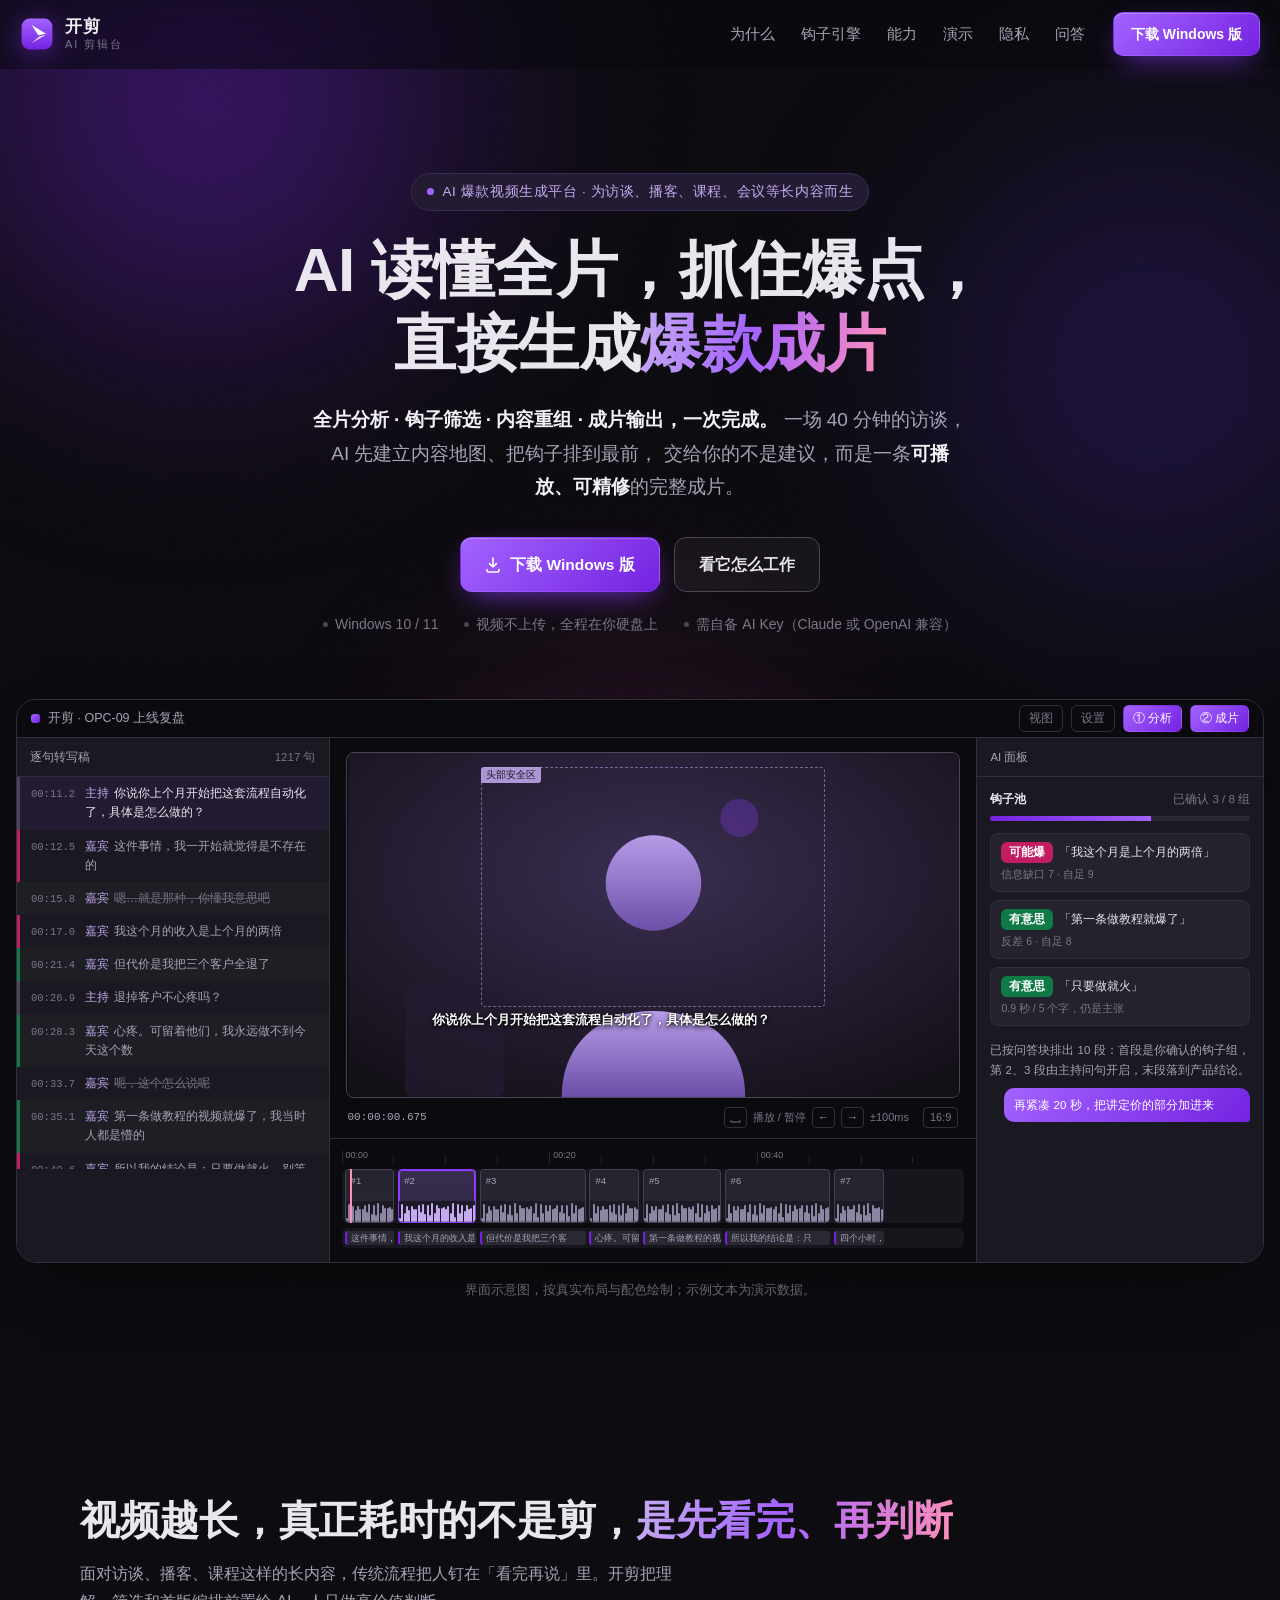
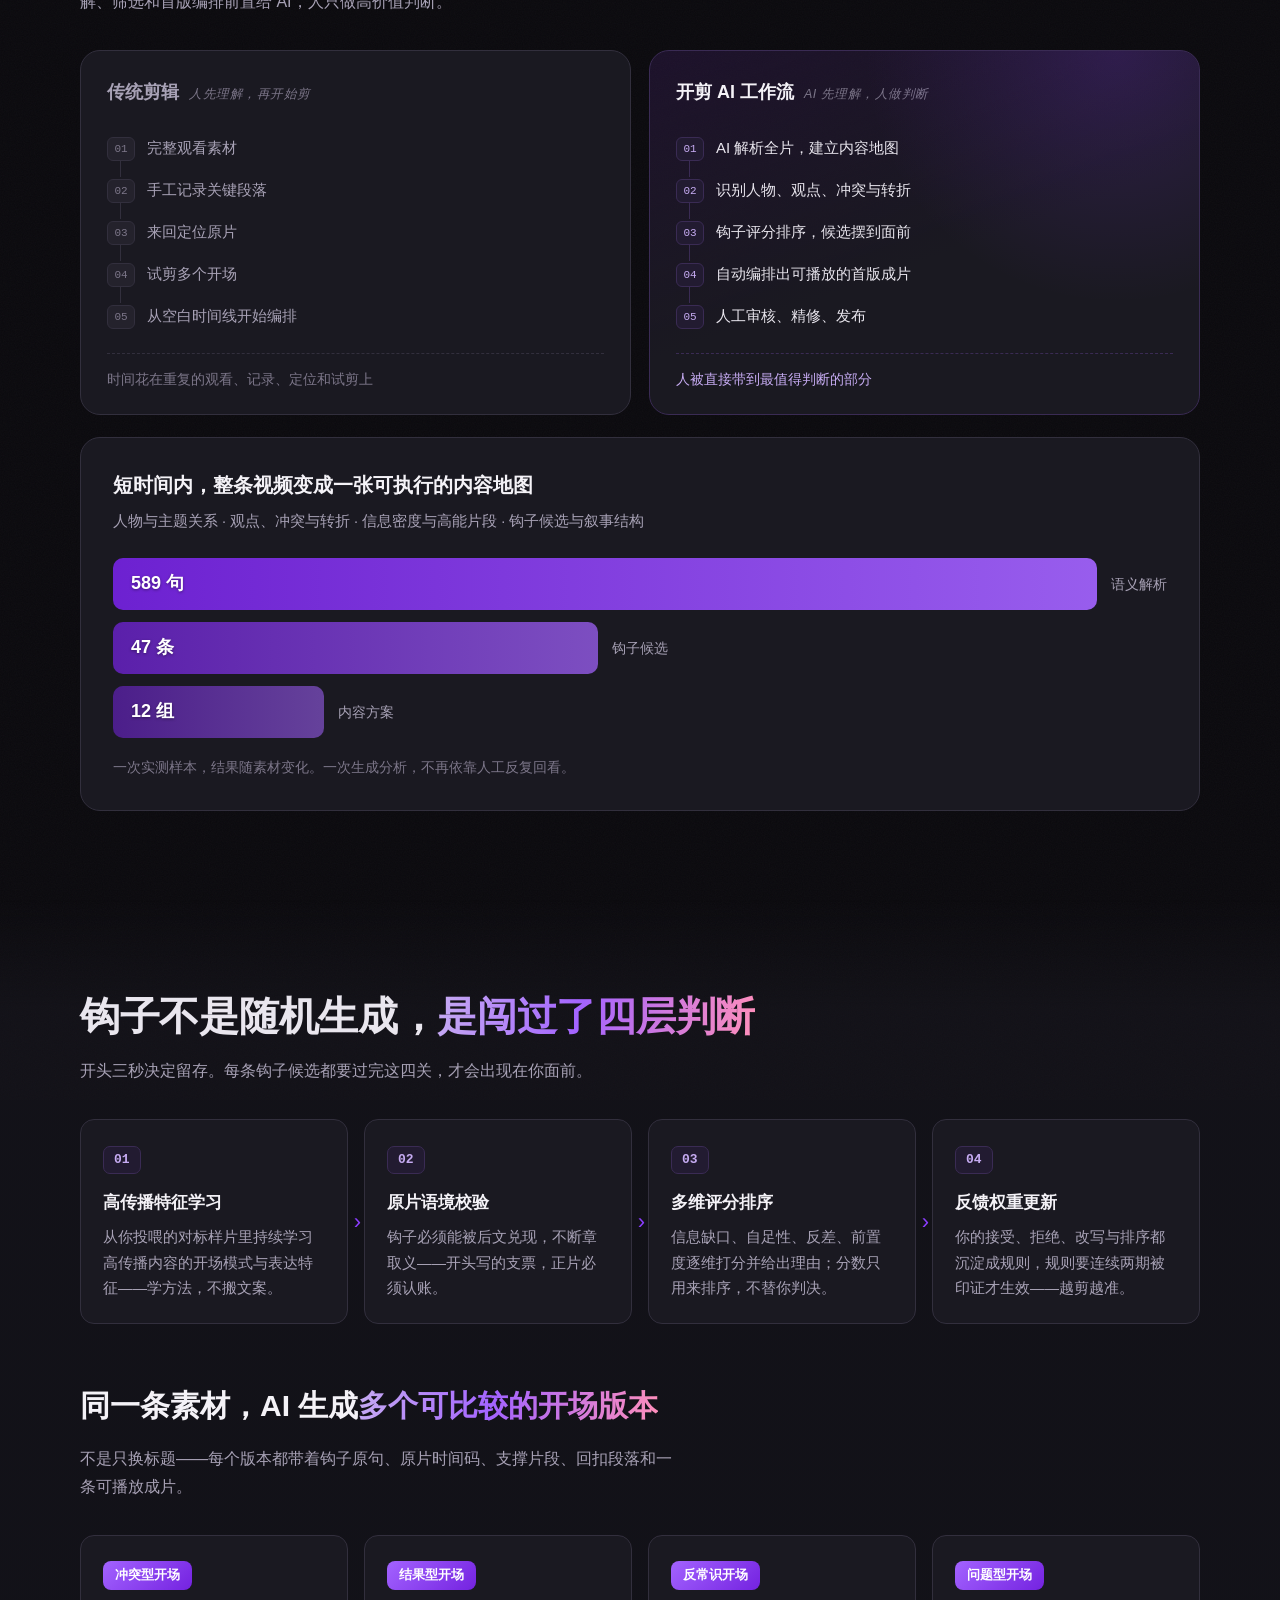
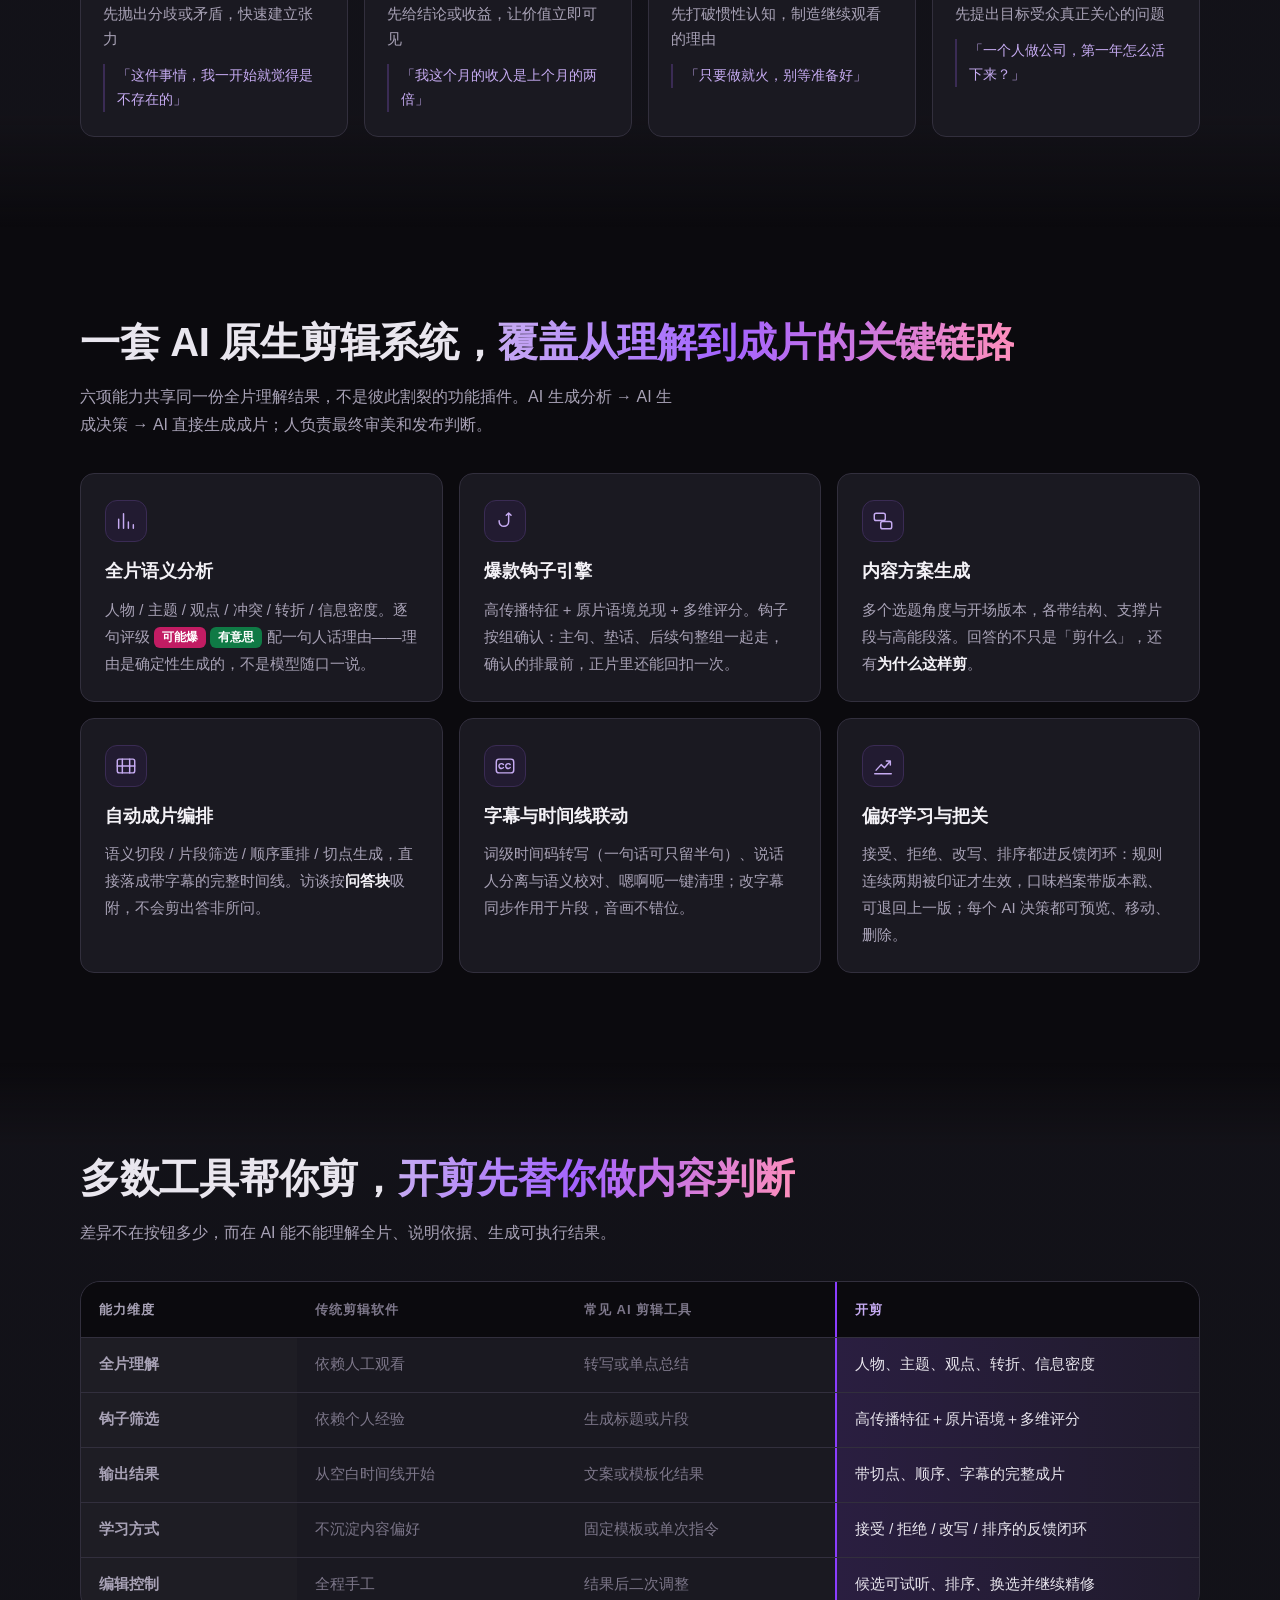
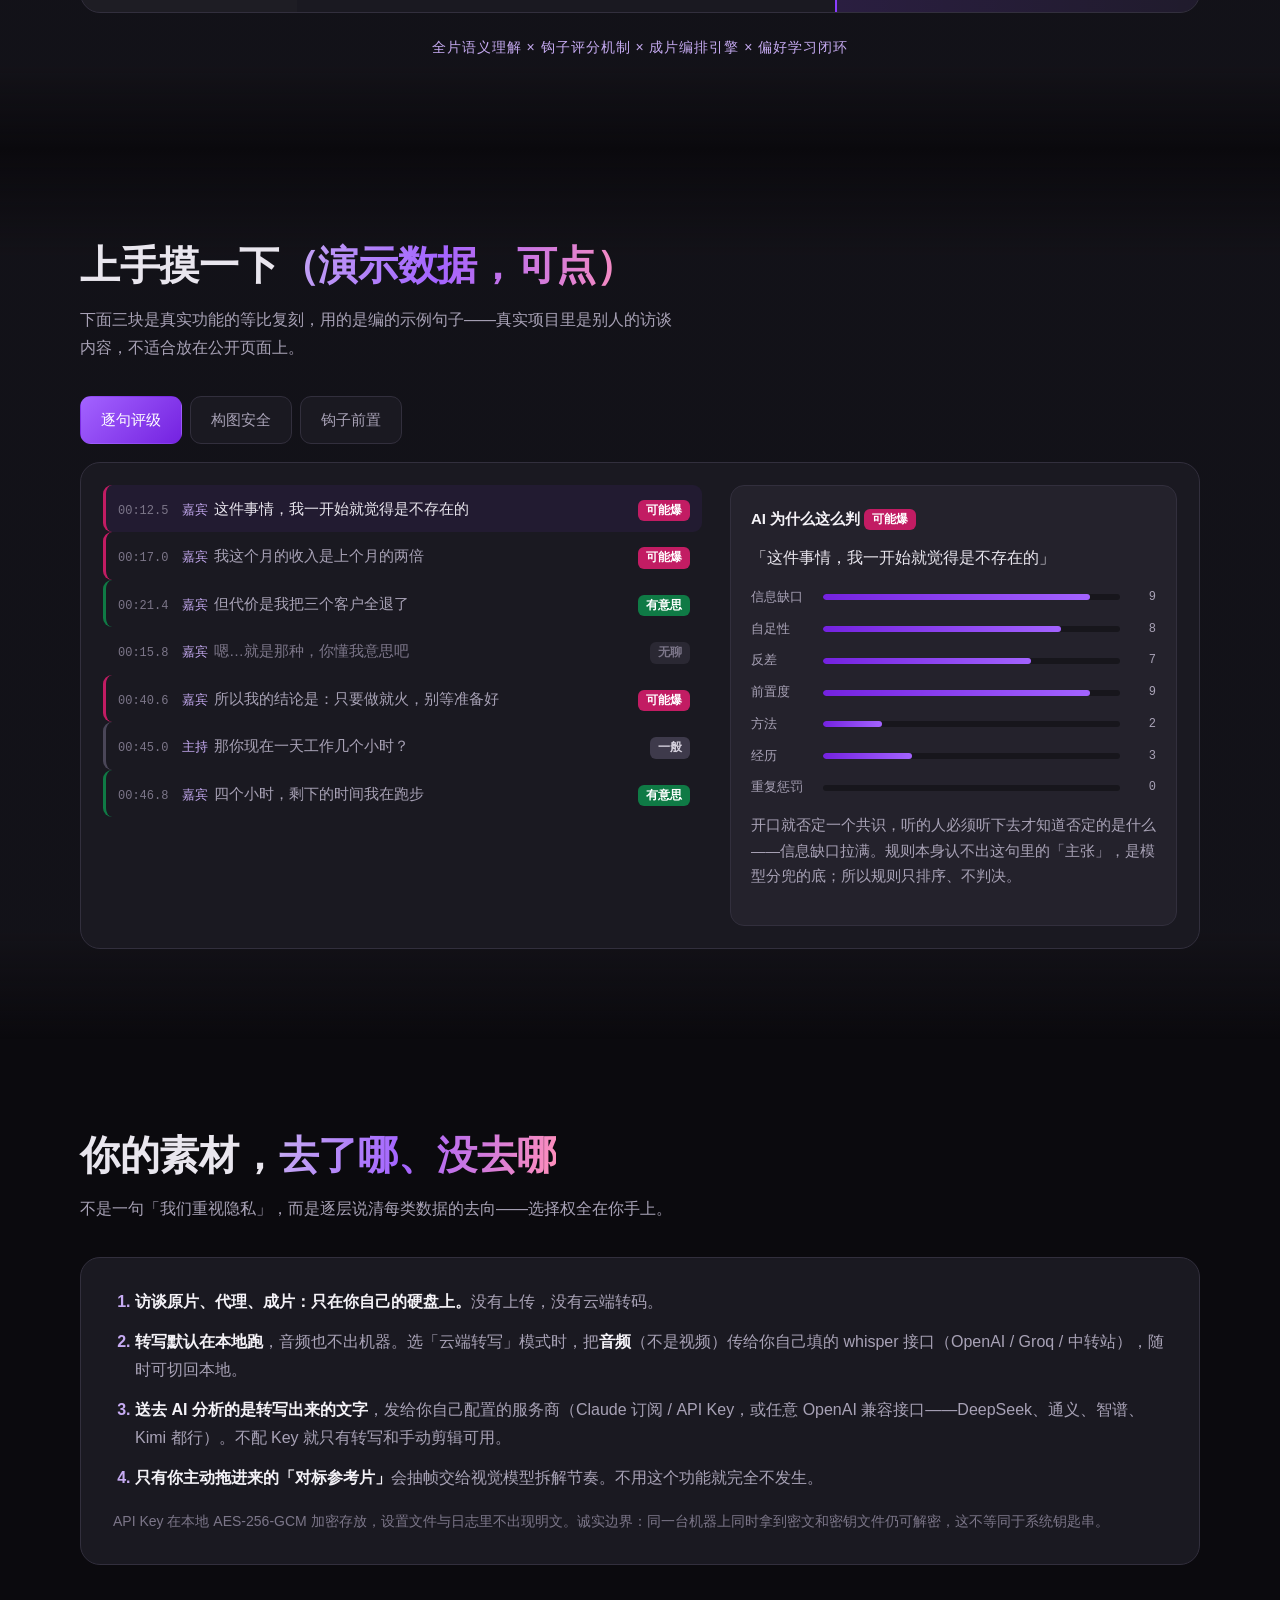
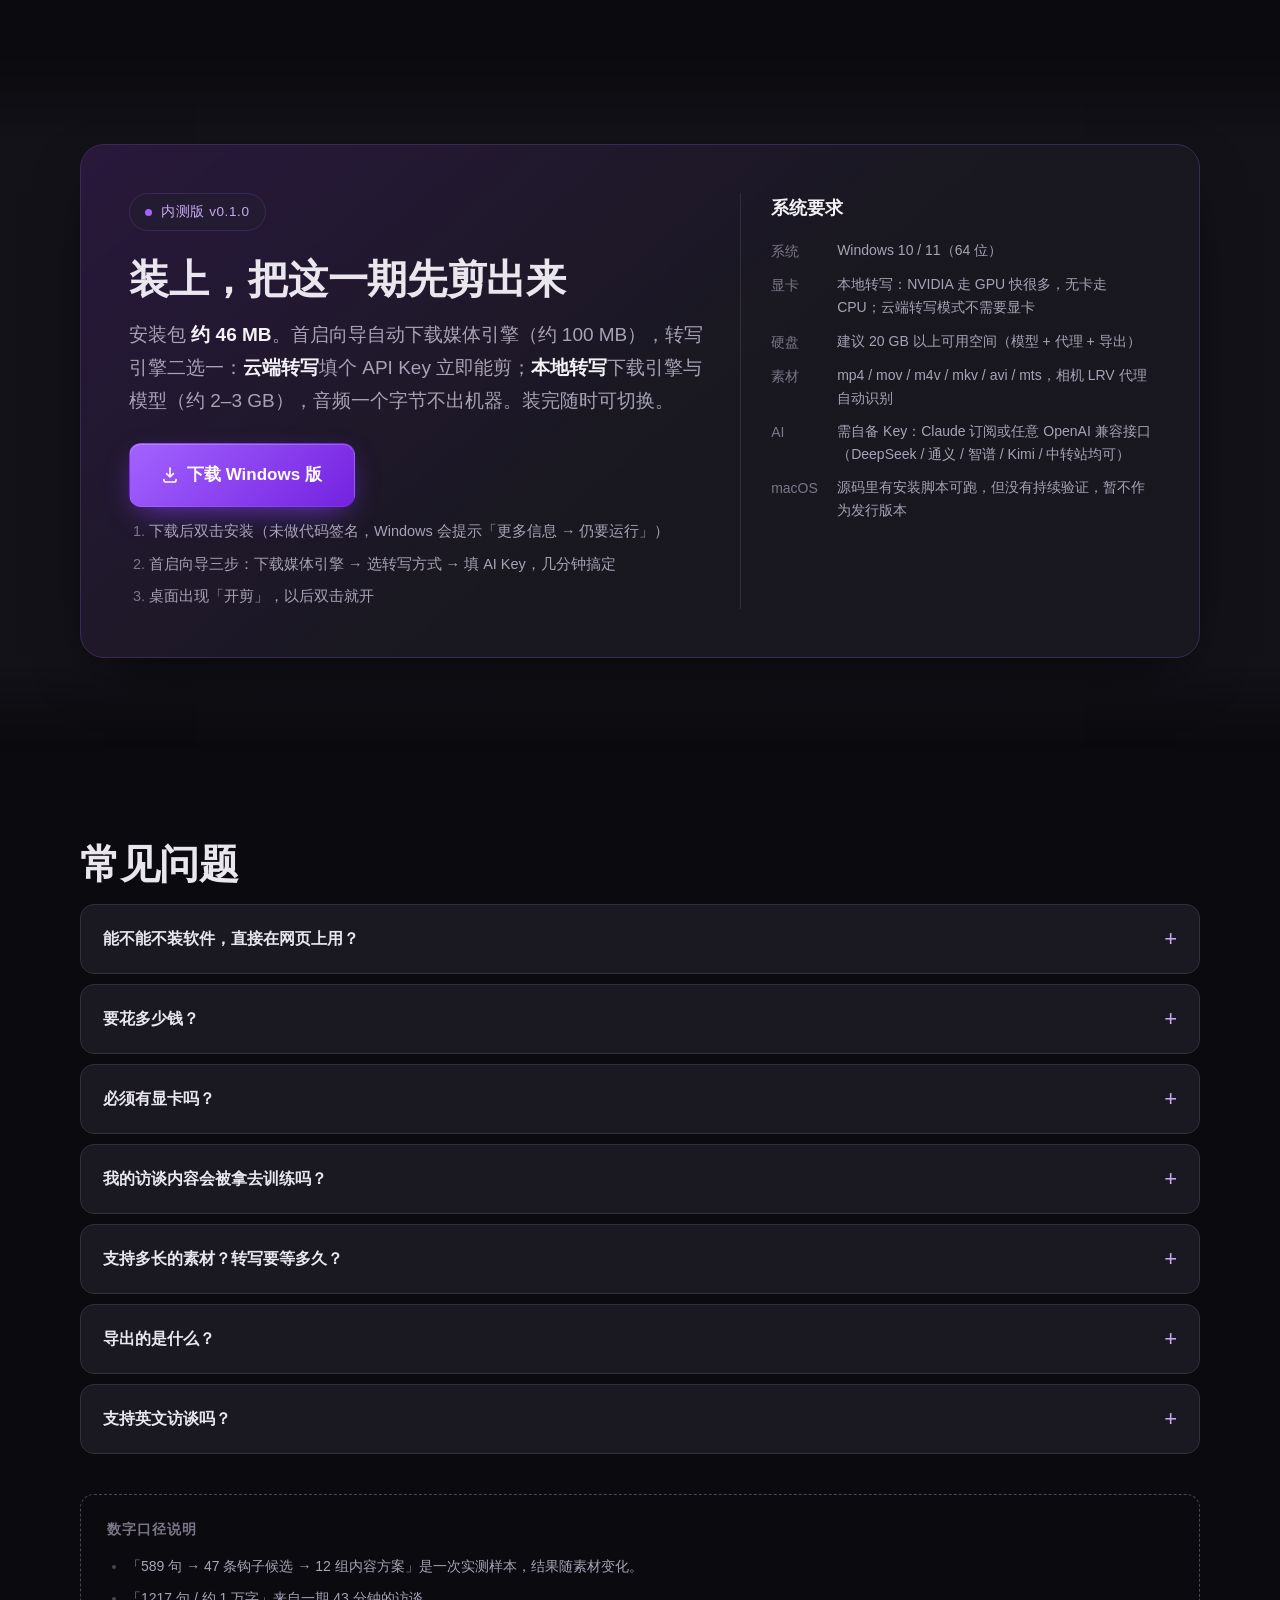
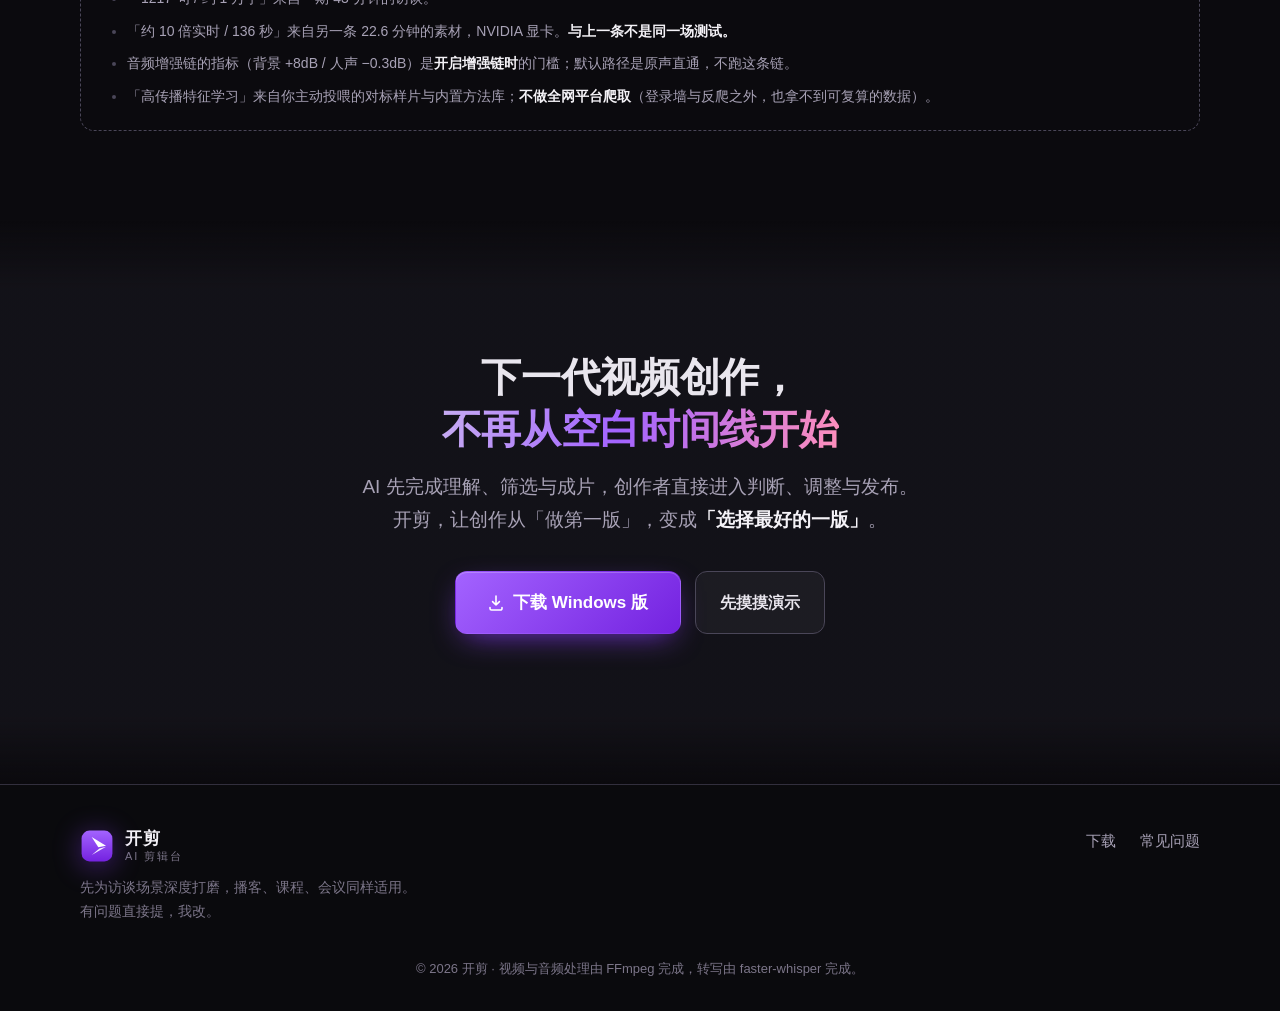
<file: index.html>
<!doctype html>
<html lang="zh-CN">
<head>
<meta charset="utf-8">
<meta name="viewport" content="width=device-width, initial-scale=1, viewport-fit=cover">
<title>开剪 · AI 读懂全片，直接生成爆款成片</title>
<meta name="description" content="AI 爆款视频生成平台：全片分析、钩子筛选、内容重组、成片输出，一次完成。为访谈、播客、课程等长内容而生——AI 先理解视频，人只做高价值判断。">
<meta name="theme-color" content="#0F0E13">
<!-- 正式域名 2026-08-21 购入。GH Pages 备份地址上的这条 canonical 也指向它，
     避免 yzlee.github.io 被搜索引擎当成正主收录 -->
<link rel="canonical" href="https://interviewcut.com/">
<link rel="icon" href="./assets/app-icon.png" type="image/png">
<link rel="apple-touch-icon" href="./assets/app-icon.png">

<meta property="og:type" content="website">
<meta property="og:title" content="开剪 · AI 读懂全片，直接生成爆款成片">
<meta property="og:description" content="全片分析 · 钩子筛选 · 内容重组 · 成片输出，一次完成。不是聊天框里的建议，而是可复核、可编辑、可继续精修的成片。">
<!-- OG 抓取器不解析相对路径，必须绝对地址 -->
<meta property="og:image" content="https://interviewcut.com/assets/og.png">
<meta property="og:url" content="https://interviewcut.com/">
<meta property="og:locale" content="zh_CN">
<meta name="twitter:card" content="summary_large_image">

<link rel="preconnect" href="https://github.com">
<link rel="stylesheet" href="./styles.css">
<!-- 发布配置单独一个文件：CSP 里就不用给 script 开 'unsafe-inline'，改链接也不用动 HTML -->
<script src="./config.js"></script>
</head>
<body>
<svg class="sprite" aria-hidden="true" focusable="false"><defs>
<g id="i-mic"><rect x="9" y="2.5" width="6" height="11" rx="3"/><path d="M5 11a7 7 0 0 0 14 0M12 18v3.5M8.5 21.5h7"/></g>
<g id="i-rate"><path d="M4 20V10M9.3 20V4M14.6 20v-7M20 20v-4"/></g>
<g id="i-hook"><path d="M16 3.2v9.4a5.2 5.2 0 1 1-10.4 0v-.8M16 3.2 13.4 5.8M16 3.2l2.6 2.6"/></g>
<g id="i-block"><rect x="2.5" y="3.5" width="12" height="8" rx="2"/><rect x="9.5" y="12.5" width="12" height="8" rx="2"/></g>
<g id="i-scissors"><circle cx="6" cy="18" r="2.6"/><circle cx="6" cy="6" r="2.6"/><path d="M8.2 7.6 20 18.5M8.2 16.4 20 5.5"/></g>
<g id="i-face"><rect x="2.5" y="3.5" width="19" height="17" rx="2.5"/><circle cx="12" cy="10" r="2.8"/><path d="M7 19.5c0-3 2.2-4.9 5-4.9s5 1.9 5 4.9"/></g>
<g id="i-film"><rect x="2.5" y="4.5" width="19" height="15" rx="2"/><path d="M8 4.5v15M16 4.5v15M2.5 12h19"/></g>
<g id="i-cc"><rect x="2.5" y="4.5" width="19" height="15" rx="3"/><path d="M10.2 10.4a2.7 2.7 0 1 0 0 3.4M17.6 10.4a2.7 2.7 0 1 0 0 3.4"/></g>
<g id="i-trend"><path d="M3 20.5h18"/><path d="m4.5 16.5 5.5-6 3.6 3.4L20 6.5M15.6 6.5H20V11"/></g>
<g id="i-doc"><path d="M13.5 2.5H7a2 2 0 0 0-2 2v15a2 2 0 0 0 2 2h10a2 2 0 0 0 2-2V8z"/><path d="M13.5 2.5V8H19M8.5 13h7M8.5 17h5"/></g>
<g id="i-people"><circle cx="8.5" cy="8" r="3"/><path d="M2.8 19.4c0-3.5 2.5-5.6 5.7-5.6s5.7 2.1 5.7 5.6"/><path d="M16.2 5.6a3 3 0 0 1 0 5.4M17.6 14.1c2.3.5 3.6 2.4 3.6 5.3"/></g>
<g id="i-clap"><path d="M2.5 9.5h19v10a2 2 0 0 1-2 2h-15a2 2 0 0 1-2-2z"/><path d="m3.1 9.5.9-3.9 17.1 2.1-.5 3.6"/><path d="m8.4 6.2 1.5 3.3M14.2 7.1l1.5 3.3"/></g>
</defs></svg>
<div class="grain" aria-hidden="true"></div>
<div class="aurora" aria-hidden="true"><i></i><i></i><i></i></div>

<a class="skip" href="#main">跳到正文</a>

<header class="nav" id="nav">
  <div class="nav-in">
    <a class="brand" href="#top" aria-label="开剪 首页">
      <svg class="mark" viewBox="0 0 64 64" aria-hidden="true">
        <defs>
          <linearGradient id="g-mark" x1="0" y1="0" x2="0" y2="1">
            <stop offset="0" stop-color="#A363FF"/><stop offset="1" stop-color="#7422E0"/>
          </linearGradient>
        </defs>
        <rect x="3" y="3" width="58" height="58" rx="15" fill="url(#g-mark)"/>
        <path d="M22 15 L49 31.5 L34.5 34.5 Z" fill="#fff"/>
        <path d="M22 49 L36.5 36.5 L49 33.2 Z" fill="#fff" opacity=".92"/>
      </svg>
      <span class="brand-text"><b>开剪</b><i>AI 剪辑台</i></span>
    </a>
    <nav class="nav-links" aria-label="主导航">
      <a href="#why">为什么</a>
      <a href="#hook-engine">钩子引擎</a>
      <a href="#features">能力</a>
      <a href="#demo">演示</a>
      <a href="#trust">隐私</a>
      <a href="#faq">问答</a>
    </nav>
    <a class="btn btn-primary btn-sm js-download" href="#download">下载 Windows 版</a>
  </div>
  <div class="nav-progress" id="navProgress" aria-hidden="true"></div>
</header>

<main id="main">
<a id="top"></a>

<!-- ═══════════════ HERO ═══════════════ -->
<section class="hero">
  <div class="wrap">
    <p class="eyebrow reveal"><span class="dot"></span>AI 爆款视频生成平台 · 为访谈、播客、课程、会议等长内容而生</p>
    <h1 class="reveal">
      AI 读懂全片，抓住爆点，<br>
      直接生成<span class="grad">爆款成片</span>
    </h1>
    <p class="lede reveal">
      <b>全片分析 · 钩子筛选 · 内容重组 · 成片输出，一次完成。</b>
      一场 40 分钟的访谈，AI 先建立内容地图、把钩子排到最前，
      交给你的不是建议，而是一条<b>可播放、可精修</b>的完整成片。
    </p>
    <div class="cta reveal">
      <a class="btn btn-primary js-download" href="#download">
        <svg viewBox="0 0 16 16" class="ico" aria-hidden="true"><path d="M8 1v9m0 0 3.4-3.4M8 10 4.6 6.6M2 12.5v1A1.5 1.5 0 0 0 3.5 15h9a1.5 1.5 0 0 0 1.5-1.5v-1" fill="none" stroke="currentColor" stroke-width="1.6" stroke-linecap="round" stroke-linejoin="round"/></svg>
        下载 Windows 版
      </a>
      <a class="btn btn-ghost" href="#demo">看它怎么工作</a>
    </div>
    <p class="hero-meta reveal">
      <span>Windows 10 / 11</span><span>视频不上传，全程在你硬盘上</span><span>需自备 AI Key（Claude 或 OpenAI 兼容）</span>
    </p>
  </div>

  <!-- 界面示意：按真实布局手绘，不是截图（真实项目里是别人的访谈内容） -->
  <div class="wrap wrap-wide">
    <figure class="shot reveal" id="shot">
      <div class="shot-glow" aria-hidden="true"></div>
      <div class="app" role="img" aria-label="剪辑台界面示意：左侧逐句转写稿，中间播放器与时间线，右侧 AI 面板">
        <div class="app-top">
          <span class="app-title"><span class="app-dot"></span>开剪 · OPC-09 上线复盘</span>
          <span class="app-tools"><b>视图</b><b>设置</b><b class="on">① 分析</b><b class="on">② 成片</b></span>
        </div>
        <div class="app-body">
          <!-- 左：逐句转写稿 -->
          <div class="pane pane-script">
            <div class="pane-head">逐句转写稿 <em id="mkCount">1217 句</em></div>
            <ul class="script" id="mkScript"></ul>
          </div>

          <!-- 中：播放器 + 时间线 -->
          <div class="pane pane-stage">
            <div class="player">
              <div class="frame" id="mkFrame">
                <svg class="silhouette" viewBox="0 0 320 180" aria-hidden="true">
                  <defs>
                    <radialGradient id="g-room" cx="50%" cy="35%" r="75%">
                      <stop offset="0" stop-color="#3A2E52"/><stop offset="1" stop-color="#141018"/>
                    </radialGradient>
                    <linearGradient id="g-body" x1="0" y1="0" x2="0" y2="1">
                      <stop offset="0" stop-color="#B79BE8"/><stop offset="1" stop-color="#6B4FA8"/>
                    </linearGradient>
                  </defs>
                  <rect width="320" height="180" fill="url(#g-room)"/>
                  <circle cx="205" cy="34" r="10" fill="#8B3DFF" opacity=".28"/>
                  <rect x="30" y="120" width="52" height="60" rx="4" fill="#241C31" opacity=".7"/>
                  <g fill="url(#g-body)">
                    <circle cx="160" cy="68" r="25"/>
                    <path d="M112 180c0-29 21-45 48-45s48 16 48 45z"/>
                  </g>
                </svg>
                <div class="safe" aria-hidden="true"><span>头部安全区</span></div>
                <div class="sub" id="mkSub">这件事情，我一开始就觉得是不存在的</div>
              </div>
              <div class="transport">
                <span class="tc" id="mkTc">00:00:12.480</span>
                <span class="keys"><b>⎵</b> 播放 / 暂停<b>←</b><b>→</b> ±100ms</span>
                <span class="ratio">16:9</span>
              </div>
            </div>
            <div class="timeline">
              <div class="ruler" id="mkRuler"></div>
              <div class="track track-v" id="mkTrackV"><div class="playhead" id="mkHead"></div></div>
              <div class="track track-s" id="mkTrackS"></div>
            </div>
          </div>

          <!-- 右：AI 面板 -->
          <div class="pane pane-ai">
            <div class="pane-head">AI 面板</div>
            <div class="ai-card">
              <div class="ai-line"><b>钩子池</b><em>已确认 3 / 8 组</em></div>
              <div class="bar"><i style="width:62%"></i></div>
            </div>
            <div class="hook" data-k="viral"><span class="tag t-viral">可能爆</span>「我这个月是上个月的两倍」<em>信息缺口 7 · 自足 9</em></div>
            <div class="hook" data-k="good"><span class="tag t-good">有意思</span>「第一条做教程就爆了」<em>反差 6 · 自足 8</em></div>
            <div class="hook" data-k="good"><span class="tag t-good">有意思</span>「只要做就火」<em>0.9 秒 / 5 个字，仍是主张</em></div>
            <div class="ai-msg">
              <p>已按问答块排出 10 段：首段是你确认的钩子组，第 2、3 段由主持问句开启，末段落到产品结论。</p>
              <p class="ai-you">再紧凑 20 秒，把讲定价的部分加进来</p>
            </div>
          </div>
        </div>
      </div>
      <figcaption class="shot-cap">界面示意图，按真实布局与配色绘制；示例文本为演示数据。</figcaption>
    </figure>
  </div>
</section>

<!-- ═══════════════ 为什么 ═══════════════ -->
<section class="band" id="why">
  <div class="wrap">
    <h2 class="reveal">视频越长，真正耗时的不是剪，<span class="grad">是先看完、再判断</span></h2>
    <p class="sub reveal">面对访谈、播客、课程这样的长内容，传统流程把人钉在「看完再说」里。开剪把理解、筛选和首版编排前置给 AI，人只做高价值判断。</p>

    <div class="lanes">
      <div class="lane lane-old reveal">
        <h3>传统剪辑<em>人先理解，再开始剪</em></h3>
        <ol>
          <li>完整观看素材</li>
          <li>手工记录关键段落</li>
          <li>来回定位原片</li>
          <li>试剪多个开场</li>
          <li>从空白时间线开始编排</li>
        </ol>
        <p class="lane-note">时间花在重复的观看、记录、定位和试剪上</p>
      </div>
      <div class="lane lane-new reveal">
        <h3>开剪 AI 工作流<em>AI 先理解，人做判断</em></h3>
        <ol>
          <li>AI 解析全片，建立内容地图</li>
          <li>识别人物、观点、冲突与转折</li>
          <li>钩子评分排序，候选摆到面前</li>
          <li>自动编排出可播放的首版成片</li>
          <li>人工审核、精修、发布</li>
        </ol>
        <p class="lane-note">人被直接带到最值得判断的部分</p>
      </div>
    </div>

    <div class="map reveal">
      <div class="map-head">
        <h3>短时间内，整条视频变成一张可执行的内容地图</h3>
        <p>人物与主题关系 · 观点、冲突与转折 · 信息密度与高能片段 · 钩子候选与叙事结构</p>
      </div>
      <div class="funnel" role="img" aria-label="一次实测：589 句语义解析，筛出 47 条钩子候选，组成 12 组内容方案">
        <div class="fstage"><i style="--w:100%"></i><b>589 句</b><span>语义解析</span></div>
        <div class="fstage"><i style="--w:46%"></i><b>47 条</b><span>钩子候选</span></div>
        <div class="fstage"><i style="--w:20%"></i><b>12 组</b><span>内容方案</span></div>
      </div>
      <p class="note">一次实测样本，结果随素材变化。一次生成分析，不再依靠人工反复回看。</p>
    </div>
  </div>
</section>

<!-- ═══════════════ 钩子引擎 ═══════════════ -->
<section class="band band-alt" id="hook-engine">
  <div class="wrap">
    <h2 class="reveal">钩子不是随机生成，<span class="grad">是闯过了四层判断</span></h2>
    <p class="sub reveal">开头三秒决定留存。每条钩子候选都要过完这四关，才会出现在你面前。</p>
    <div class="layers">
      <div class="layer reveal"><span class="ln">01</span><h3>高传播特征学习</h3><p>从你投喂的对标样片里持续学习高传播内容的开场模式与表达特征——学方法，不搬文案。</p></div>
      <div class="layer reveal"><span class="ln">02</span><h3>原片语境校验</h3><p>钩子必须能被后文兑现，不断章取义——开头写的支票，正片必须认账。</p></div>
      <div class="layer reveal"><span class="ln">03</span><h3>多维评分排序</h3><p>信息缺口、自足性、反差、前置度逐维打分并给出理由；分数只用来排序，不替你判决。</p></div>
      <div class="layer reveal"><span class="ln">04</span><h3>反馈权重更新</h3><p>你的接受、拒绝、改写与排序都沉淀成规则，规则要连续两期被印证才生效——越剪越准。</p></div>
    </div>

    <h3 class="mid-title reveal">同一条素材，AI 生成<span class="grad">多个可比较的开场版本</span></h3>
    <p class="sub reveal">不是只换标题——每个版本都带着钩子原句、原片时间码、支撑片段、回扣段落和一条可播放成片。</p>
    <div class="versions">
      <div class="version reveal"><span class="vk">冲突型开场</span><p>先抛出分歧或矛盾，快速建立张力</p><em>「这件事情，我一开始就觉得是不存在的」</em></div>
      <div class="version reveal"><span class="vk">结果型开场</span><p>先给结论或收益，让价值立即可见</p><em>「我这个月的收入是上个月的两倍」</em></div>
      <div class="version reveal"><span class="vk">反常识开场</span><p>先打破惯性认知，制造继续观看的理由</p><em>「只要做就火，别等准备好」</em></div>
      <div class="version reveal"><span class="vk">问题型开场</span><p>先提出目标受众真正关心的问题</p><em>「一个人做公司，第一年怎么活下来？」</em></div>
    </div>
  </div>
</section>

<!-- ═══════════════ 能力 ═══════════════ -->
<section class="band" id="features">
  <div class="wrap">
    <h2 class="reveal">一套 AI 原生剪辑系统，<span class="grad">覆盖从理解到成片的关键链路</span></h2>
    <p class="sub reveal">六项能力共享同一份全片理解结果，不是彼此割裂的功能插件。AI 生成分析 → AI 生成决策 → AI 直接生成成片；人负责最终审美和发布判断。</p>
    <div class="grid" id="featGrid">
      <article class="card reveal">
        <span class="card-ico"><svg viewBox="0 0 24 24" aria-hidden="true"><use href="#i-rate"/></svg></span>
        <h3>全片语义分析</h3>
        <p>人物 / 主题 / 观点 / 冲突 / 转折 / 信息密度。逐句评级 <span class="tag t-viral">可能爆</span> <span class="tag t-good">有意思</span> 配一句人话理由——理由是确定性生成的，不是模型随口一说。</p>
      </article>
      <article class="card reveal">
        <span class="card-ico"><svg viewBox="0 0 24 24" aria-hidden="true"><use href="#i-hook"/></svg></span>
        <h3>爆款钩子引擎</h3>
        <p>高传播特征 + 原片语境兑现 + 多维评分。钩子按组确认：主句、垫话、后续句整组一起走，确认的排最前，正片里还能回扣一次。</p>
      </article>
      <article class="card reveal">
        <span class="card-ico"><svg viewBox="0 0 24 24" aria-hidden="true"><use href="#i-block"/></svg></span>
        <h3>内容方案生成</h3>
        <p>多个选题角度与开场版本，各带结构、支撑片段与高能段落。回答的不只是「剪什么」，还有<b>为什么这样剪</b>。</p>
      </article>
      <article class="card reveal">
        <span class="card-ico"><svg viewBox="0 0 24 24" aria-hidden="true"><use href="#i-film"/></svg></span>
        <h3>自动成片编排</h3>
        <p>语义切段 / 片段筛选 / 顺序重排 / 切点生成，直接落成带字幕的完整时间线。访谈按<b>问答块</b>吸附，不会剪出答非所问。</p>
      </article>
      <article class="card reveal">
        <span class="card-ico"><svg viewBox="0 0 24 24" aria-hidden="true"><use href="#i-cc"/></svg></span>
        <h3>字幕与时间线联动</h3>
        <p>词级时间码转写（一句话可只留半句）、说话人分离与语义校对、嗯啊呃一键清理；改字幕同步作用于片段，音画不错位。</p>
      </article>
      <article class="card reveal">
        <span class="card-ico"><svg viewBox="0 0 24 24" aria-hidden="true"><use href="#i-trend"/></svg></span>
        <h3>偏好学习与把关</h3>
        <p>接受、拒绝、改写、排序都进反馈闭环：规则连续两期被印证才生效，口味档案带版本戳、可退回上一版；每个 AI 决策都可预览、移动、删除。</p>
      </article>
    </div>

  </div>
</section>

<!-- ═══════════════ 对比 ═══════════════ -->
<section class="band band-alt" id="compare">
  <div class="wrap">
    <h2 class="reveal">多数工具帮你剪，<span class="grad">开剪先替你做内容判断</span></h2>
    <p class="sub reveal">差异不在按钮多少，而在 AI 能不能理解全片、说明依据、生成可执行结果。</p>
    <div class="cmp reveal">
      <div class="cmp-row cmp-head">
        <div>能力维度</div><div>传统剪辑软件</div><div>常见 AI 剪辑工具</div><div class="cmp-us">开剪</div>
      </div>
      <div class="cmp-row"><div>全片理解</div><div>依赖人工观看</div><div>转写或单点总结</div><div class="cmp-us">人物、主题、观点、转折、信息密度</div></div>
      <div class="cmp-row"><div>钩子筛选</div><div>依赖个人经验</div><div>生成标题或片段</div><div class="cmp-us">高传播特征＋原片语境＋多维评分</div></div>
      <div class="cmp-row"><div>输出结果</div><div>从空白时间线开始</div><div>文案或模板化结果</div><div class="cmp-us">带切点、顺序、字幕的完整成片</div></div>
      <div class="cmp-row"><div>学习方式</div><div>不沉淀内容偏好</div><div>固定模板或单次指令</div><div class="cmp-us">接受 / 拒绝 / 改写 / 排序的反馈闭环</div></div>
      <div class="cmp-row"><div>编辑控制</div><div>全程手工</div><div>结果后二次调整</div><div class="cmp-us">候选可试听、排序、换选并继续精修</div></div>
    </div>
    <p class="cmp-moat reveal">全片语义理解 × 钩子评分机制 × 成片编排引擎 × 偏好学习闭环</p>
  </div>
</section>

<!-- ═══════════════ 交互演示 ═══════════════ -->
<section class="band band-alt" id="demo">
  <div class="wrap">
    <h2 class="reveal">上手摸一下<span class="grad">（演示数据，可点）</span></h2>
    <p class="sub reveal">下面三块是真实功能的等比复刻，用的是编的示例句子——真实项目里是别人的访谈内容，不适合放在公开页面上。</p>

    <div class="tabs reveal" role="tablist" aria-label="功能演示">
      <button role="tab" aria-selected="true" aria-controls="p-rate" id="t-rate">逐句评级</button>
      <button role="tab" aria-selected="false" aria-controls="p-crop" id="t-crop">构图安全</button>
      <button role="tab" aria-selected="false" aria-controls="p-hook" id="t-hook">钩子前置</button>
    </div>

    <div class="panel" role="tabpanel" id="p-rate" aria-labelledby="t-rate">
      <div class="panel-split">
        <ul class="demo-script" id="demoScript"></ul>
        <aside class="demo-detail" id="demoDetail"></aside>
      </div>
    </div>

    <div class="panel" role="tabpanel" id="p-crop" aria-labelledby="t-crop" hidden>
      <div class="panel-split">
        <div class="crop-stage">
          <div class="crop-frame" id="cropFrame">
            <svg class="silhouette" viewBox="0 0 320 180" aria-hidden="true">
              <rect width="320" height="180" fill="#1B1626"/>
              <g fill="url(#g-body)" opacity=".95">
                <circle cx="160" cy="58" r="28"/>
                <path d="M106 180c0-32 24-50 54-50s54 18 54 50z"/>
              </g>
            </svg>
            <div class="crop-box" id="cropBox"><span class="crop-label" id="cropLabel">9:16</span></div>
            <div class="crop-guide" id="cropGuide"></div>
          </div>
          <div class="seg" role="group" aria-label="导出比例">
            <button class="on" data-ratio="16:9">16:9</button>
            <button data-ratio="9:16">9:16</button>
            <button data-ratio="1:1">1:1</button>
            <button data-ratio="bad">故意剪掉头顶</button>
          </div>
        </div>
        <aside class="demo-detail" id="cropDetail"></aside>
      </div>
    </div>

    <div class="panel" role="tabpanel" id="p-hook" aria-labelledby="t-hook" hidden>
      <div class="panel-split">
        <div>
          <p class="hint">点「确认这组」——被确认的钩子组会立刻排到成片最前面。</p>
          <div id="hookList"></div>
        </div>
        <aside class="demo-detail">
          <h4>成片段序</h4>
          <ol class="ring-list" id="ringList"></ol>
          <p class="note">钩子组＝主句 + 垫话 + 后续句，整组一起走，不会只搬走一句造成上下文断裂。</p>
        </aside>
      </div>
    </div>
  </div>
</section>

<!-- ═══════════════ 隐私 ═══════════════ -->
<section class="band" id="trust">
  <div class="wrap">
    <h2 class="reveal">你的素材，<span class="grad">去了哪、没去哪</span></h2>
    <p class="sub reveal">不是一句「我们重视隐私」，而是逐层说清每类数据的去向——选择权全在你手上。</p>

    <div class="privacy reveal">
      <ol>
        <li><b>访谈原片、代理、成片：只在你自己的硬盘上。</b>没有上传，没有云端转码。</li>
        <li><b>转写默认在本地跑</b>，音频也不出机器。选「云端转写」模式时，把<b>音频</b>（不是视频）传给你自己填的 whisper 接口（OpenAI / Groq / 中转站），随时可切回本地。</li>
        <li><b>送去 AI 分析的是转写出来的文字</b>，发给<i>你自己配置的</i>服务商（Claude 订阅 / API Key，或任意 OpenAI 兼容接口——DeepSeek、通义、智谱、Kimi 都行）。不配 Key 就只有转写和手动剪辑可用。</li>
        <li><b>只有你主动拖进来的「对标参考片」</b>会抽帧交给视觉模型拆解节奏。不用这个功能就完全不发生。</li>
      </ol>
      <p class="note">API Key 在本地 AES-256-GCM 加密存放，设置文件与日志里不出现明文。诚实边界：同一台机器上同时拿到密文和密钥文件仍可解密，这不等同于系统钥匙串。</p>
    </div>
  </div>
</section>

<!-- ═══════════════ 下载 ═══════════════ -->
<section class="band band-alt" id="download">
  <div class="wrap">
    <div class="dl reveal">
      <div class="dl-main">
        <p class="eyebrow"><span class="dot"></span><span id="dlChannel">内测版 v0.1.0</span></p>
        <h2>装上，把这一期先剪出来</h2>
        <p class="lede">安装包 <b id="dlSize">约 46 MB</b>。首启向导自动下载媒体引擎（约 100 MB），转写引擎二选一：<b>云端转写</b>填个 API Key 立即能剪；<b>本地转写</b>下载引擎与模型（<span id="dlRuntime">约 2–3 GB</span>），音频一个字节不出机器。装完随时可切换。</p>
        <div class="cta">
          <a class="btn btn-primary btn-lg js-download" href="#">
            <svg viewBox="0 0 16 16" class="ico" aria-hidden="true"><path d="M8 1v9m0 0 3.4-3.4M8 10 4.6 6.6M2 12.5v1A1.5 1.5 0 0 0 3.5 15h9a1.5 1.5 0 0 0 1.5-1.5v-1" fill="none" stroke="currentColor" stroke-width="1.6" stroke-linecap="round" stroke-linejoin="round"/></svg>
            <span>下载 Windows 版</span>
          </a>
          <a class="btn btn-ghost js-mirror" href="#" hidden>国内加速下载</a>
        </div>
        <p class="dl-note js-dl-pending">首个安装包正在打包，链接稍后放出。</p>
        <ol class="dl-steps">
          <li>下载后双击安装（未做代码签名，Windows 会提示「更多信息 → 仍要运行」）</li>
          <li>首启向导三步：下载媒体引擎 → 选转写方式 → 填 AI Key，几分钟搞定</li>
          <li>桌面出现「开剪」，以后双击就开</li>
        </ol>
      </div>
      <div class="dl-side">
        <h3>系统要求</h3>
        <dl>
          <dt>系统</dt><dd>Windows 10 / 11（64 位）</dd>
          <dt>显卡</dt><dd>本地转写：NVIDIA 走 GPU 快很多，无卡走 CPU；云端转写模式不需要显卡</dd>
          <dt>硬盘</dt><dd>建议 20 GB 以上可用空间（模型 + 代理 + 导出）</dd>
          <dt>素材</dt><dd>mp4 / mov / m4v / mkv / avi / mts，相机 LRV 代理自动识别</dd>
          <dt>AI</dt><dd>需自备 Key：Claude 订阅或任意 OpenAI 兼容接口（DeepSeek / 通义 / 智谱 / Kimi / 中转站均可）</dd>
          <dt>macOS</dt><dd>源码里有安装脚本可跑，但没有持续验证，暂不作为发行版本</dd>
        </dl>
      </div>
    </div>
  </div>
</section>

<!-- ═══════════════ FAQ ═══════════════ -->
<section class="band" id="faq">
  <div class="wrap">
    <h2 class="reveal">常见问题</h2>
    <div class="faq">
      <details class="reveal"><summary>能不能不装软件，直接在网页上用？</summary>
        <p>界面本来就是网页——但引擎（转写、ffmpeg 切割、导出）跑在你自己的机器上，所以还是得装。
        做成纯云端要把几十 GB 的 4K 原片传上去，按国内的上行带宽，光上传就比剪辑本身久，服务器算力也要有人付钱。
        眼下更现实的中间路线是「云端只处理文字」：上传音频出一份带时间码的剪辑执行稿，你拿回本地套用——如果你需要，我可以做。</p></details>
      <details class="reveal"><summary>要花多少钱？</summary>
        <p>工具本身免费。AI 部分用你自己的 Key，按你和服务商之间的计费走；不填 Key 也能用转写和手动剪辑，只是没有评级和自动成片。</p></details>
      <details class="reveal"><summary>必须有显卡吗？</summary>
        <p>不是必须。本地转写有 NVIDIA 显卡走 GPU 快得多，没有则回落 CPU；或者直接选<b>云端转写</b>模式——连本地引擎都不用装，无显卡的机器反而更快。导出同理，检测到硬件编码器就用。</p></details>
      <details class="reveal"><summary>我的访谈内容会被拿去训练吗？</summary>
        <p>视频不出你的硬盘。文字转写发给的是你自己配置的模型服务商，是否用于训练取决于你和他们的协议（Claude、OpenAI 的 API 通道默认都不拿来训练）。这一层的选择权在你手上。</p></details>
      <details class="reveal"><summary>支持多长的素材？转写要等多久？</summary>
        <p>按小时级的长内容设计（访谈、播客、课程、会议）。两个有前提的数字：一期 43 分钟的访谈转写出 1217 句、约 1 万字，逐句都能点选；另一条 22.6 分钟的素材在带 GPU 的机器上 136 秒转完，约 10 倍实时——两条来自不同素材、不同机器，别当成同一场测试。</p></details>
      <details class="reveal"><summary>导出的是什么？</summary>
        <p>横版成片（可选 9:16 竖版）、字幕文件、中文剪辑执行稿 PDF。默认原色原声直通：不替你调色，也不替你「美化」人声，需要时才开增强链。</p></details>
      <details class="reveal"><summary>支持英文访谈吗？</summary>
        <p>转写引擎本身多语言，界面和剪辑方法论目前是按中文访谈打磨的。英文能跑，但钩子判据、标题规则这些还没在英文素材上校准过。</p></details>
    </div>

    <aside class="footnote reveal">
      <h4>数字口径说明</h4>
      <ul>
        <li>「589 句 → 47 条钩子候选 → 12 组内容方案」是一次实测样本，结果随素材变化。</li>
        <li>「1217 句 / 约 1 万字」来自一期 43 分钟的访谈。</li>
        <li>「约 10 倍实时 / 136 秒」来自另一条 22.6 分钟的素材，NVIDIA 显卡。<b>与上一条不是同一场测试。</b></li>
        <li>音频增强链的指标（背景 +8dB / 人声 −0.3dB）是<b>开启增强链时</b>的门槛；默认路径是原声直通，不跑这条链。</li>
        <li>「高传播特征学习」来自你主动投喂的对标样片与内置方法库；<b>不做全网平台爬取</b>（登录墙与反爬之外，也拿不到可复算的数据）。</li>
      </ul>
    </aside>
  </div>
</section>

<!-- ═══════════════ 收尾 ═══════════════ -->
<section class="band band-alt" id="finale">
  <div class="wrap finale">
    <h2 class="reveal">下一代视频创作，<br><span class="grad">不再从空白时间线开始</span></h2>
    <p class="lede reveal">AI 先完成理解、筛选与成片，创作者直接进入判断、调整与发布。<br>
    开剪，让创作从「做第一版」，变成<b>「选择最好的一版」</b>。</p>
    <div class="cta reveal">
      <a class="btn btn-primary btn-lg js-download" href="#download">
        <svg viewBox="0 0 16 16" class="ico" aria-hidden="true"><path d="M8 1v9m0 0 3.4-3.4M8 10 4.6 6.6M2 12.5v1A1.5 1.5 0 0 0 3.5 15h9a1.5 1.5 0 0 0 1.5-1.5v-1" fill="none" stroke="currentColor" stroke-width="1.6" stroke-linecap="round" stroke-linejoin="round"/></svg>
        下载 Windows 版
      </a>
      <a class="btn btn-ghost" href="#demo">先摸摸演示</a>
    </div>
  </div>
</section>
</main>

<footer class="foot">
  <div class="wrap foot-in">
    <div>
      <a class="brand" href="#top">
        <svg class="mark" viewBox="0 0 64 64" aria-hidden="true"><rect x="3" y="3" width="58" height="58" rx="15" fill="url(#g-mark)"/><path d="M22 15 L49 31.5 L34.5 34.5 Z" fill="#fff"/><path d="M22 49 L36.5 36.5 L49 33.2 Z" fill="#fff" opacity=".92"/></svg>
        <span class="brand-text"><b>开剪</b><i>AI 剪辑台</i></span>
      </a>
      <p class="foot-note">先为访谈场景深度打磨，播客、课程、会议同样适用。有问题直接提，我改。</p>
    </div>
    <nav class="foot-links" aria-label="页脚导航">
      <a href="#download">下载</a>
      <a href="#faq">常见问题</a>
      <a class="js-repo" href="#" hidden>源码</a>
      <a class="js-contact" href="#" hidden>联系</a>
    </nav>
  </div>
  <p class="copy">© <span id="year">2026</span> 开剪 · 视频与音频处理由 FFmpeg 完成，转写由 faster-whisper 完成。</p>
</footer>

<script src="./app.js"></script>
</body>
</html>
</file>
<file: styles.css>
/* ══════════════════════════════════════════════════════════════════════
   开剪 官网 · 设计令牌与剪辑台界面同源（src/styles.css）
   面：#0F0E13 壳 / #16151A 底 / #1F1E25 卡片 / #2A2833 悬起
   字：#E4E1EA 正文（不用纯白，压掉深底上的光晕）/ #A29CB0 次要
   主色：#8B3DFF（黑白紫），渐变端点沿用桌面图标的 #A363FF → #7422E0
   ══════════════════════════════════════════════════════════════════════ */

:root {
  color-scheme: dark;

  --shell: #0B0A0E;
  --bg: #100F14;
  --bg2: #1A1921;
  --bg3: #24222C;
  --border: #322F3D;
  --border-strong: #4A4658;

  --text: #E9E6EE;
  --dim: #A8A2B6;
  --faint: #7C7689;

  --accent: #8B3DFF;
  --accent-hi: #A363FF;
  --accent-lo: #7422E0;
  --accent-text: #C6ABF2;
  --accent-soft: #221B31;

  --viral: #C21C63;   --viral-text: #FF8FBB;
  --good: #0F7A45;    --good-text: #5BD98D;
  --warn-text: #F5C263;

  --fs-body: 16px;
  --radius: 14px;
  --radius-lg: 20px;
  --maxw: 1120px;
  --maxw-wide: 1280px;

  --ease: cubic-bezier(.22, .68, .28, 1);
  --shadow: 0 24px 60px -24px rgba(0, 0, 0, .8);
  --font: -apple-system, BlinkMacSystemFont, "Segoe UI", "PingFang SC",
          "Hiragino Sans GB", "Microsoft YaHei UI", "Microsoft YaHei",
          "Source Han Sans SC", "Noto Sans CJK SC", sans-serif;
  --mono: ui-monospace, SFMono-Regular, "Cascadia Mono", Consolas,
          "Liberation Mono", monospace;
}

* { box-sizing: border-box; margin: 0; padding: 0; }

/* .btn / .card 这类元素自带 display，会把 [hidden] 的 display:none 顶掉——
   没有这一行，「国内加速下载」在没配镜像时照样显示，点了是死链。 */
[hidden] { display: none !important; }

html { scroll-behavior: smooth; scroll-padding-top: 88px; }

body {
  background: var(--shell);
  color: var(--text);
  font-family: var(--font);
  font-size: var(--fs-body);
  line-height: 1.75;
  -webkit-font-smoothing: antialiased;
  overflow-x: hidden;
}

a { color: inherit; text-decoration: none; }
b, strong { font-weight: 700; color: #F4F2F7; }
i { font-style: normal; }
code { font-family: var(--mono); font-size: .92em; }

.skip {
  position: fixed; left: 12px; top: -60px; z-index: 100;
  background: var(--accent); color: #fff; padding: 10px 16px; border-radius: 10px;
  transition: top .2s;
}
.skip:focus { top: 12px; }

:focus-visible { outline: 2px solid var(--accent-hi); outline-offset: 3px; border-radius: 6px; }

/* ── 背景：极光 + 胶片颗粒 ───────────────────────────────────────────── */
.aurora { position: fixed; inset: 0; z-index: -2; overflow: hidden; pointer-events: none; }
.aurora i {
  position: absolute; display: block; border-radius: 50%;
  filter: blur(90px); opacity: .5;
  animation: drift 26s var(--ease) infinite alternate;
}
.aurora i:nth-child(1) {
  width: 60vw; height: 60vw; left: -14vw; top: -22vw;
  background: radial-gradient(circle, #7422E0 0%, rgba(116, 34, 224, 0) 68%);
}
.aurora i:nth-child(2) {
  width: 52vw; height: 52vw; right: -16vw; top: 4vh;
  background: radial-gradient(circle, #3B1E8C 0%, rgba(59, 30, 140, 0) 68%);
  animation-delay: -9s; animation-duration: 32s;
}
.aurora i:nth-child(3) {
  width: 46vw; height: 46vw; left: 26vw; top: 62vh;
  background: radial-gradient(circle, #A32A6E 0%, rgba(163, 42, 110, 0) 70%);
  opacity: .28; animation-delay: -17s; animation-duration: 38s;
}
@keyframes drift {
  from { transform: translate3d(0, 0, 0) scale(1); }
  to { transform: translate3d(6vw, 7vh, 0) scale(1.18); }
}

.grain {
  position: fixed; inset: -200%; z-index: -1; pointer-events: none;
  opacity: .035;
  background-image: url("data:image/svg+xml,%3Csvg xmlns='http://www.w3.org/2000/svg' width='140' height='140'%3E%3Cfilter id='n'%3E%3CfeTurbulence type='fractalNoise' baseFrequency='.85' numOctaves='3'/%3E%3C/filter%3E%3Crect width='140' height='140' filter='url(%23n)'/%3E%3C/svg%3E");
  animation: grain 7s steps(6) infinite;
}
@keyframes grain {
  0%, 100% { transform: translate(0, 0); }
  20% { transform: translate(-3%, 2%); }
  40% { transform: translate(2%, -3%); }
  60% { transform: translate(-2%, -2%); }
  80% { transform: translate(3%, 1%); }
}

/* ── 版心 ─────────────────────────────────────────────────────────── */
.wrap { width: min(100% - 40px, var(--maxw)); margin-inline: auto; }
.wrap-wide { width: min(100% - 32px, var(--maxw-wide)); }

/* ── 导航 ─────────────────────────────────────────────────────────── */
.nav {
  position: sticky; top: 0; z-index: 50;
  backdrop-filter: blur(16px) saturate(140%);
  background: rgba(11, 10, 14, .62);
  border-bottom: 1px solid transparent;
  transition: background .3s, border-color .3s;
}
.nav.stuck { background: rgba(11, 10, 14, .9); border-bottom-color: var(--border); }
.nav-in {
  width: min(100% - 40px, var(--maxw-wide)); margin-inline: auto;
  height: 68px; display: flex; align-items: center; gap: 28px;
}
.nav-progress {
  position: absolute; left: 0; bottom: -1px; height: 2px; width: 0;
  background: linear-gradient(90deg, var(--accent-lo), var(--accent-hi));
}

.brand { display: flex; align-items: center; gap: 11px; flex-shrink: 0; }
.mark { width: 34px; height: 34px; filter: drop-shadow(0 4px 14px rgba(139, 61, 255, .45)); }
.brand-text { display: flex; flex-direction: column; line-height: 1.2; }
.brand-text b { font-size: 17px; letter-spacing: .5px; color: #F4F2F7; }
.brand-text i { font-size: 11px; color: var(--faint); letter-spacing: 2px; }

.nav-links { display: flex; gap: 26px; margin-left: auto; font-size: 15px; color: var(--dim); }
.nav-links a { position: relative; padding: 4px 0; transition: color .2s; }
.nav-links a::after {
  content: ""; position: absolute; left: 0; right: 100%; bottom: 0; height: 1.5px;
  background: var(--accent-hi); transition: right .25s var(--ease);
}
.nav-links a:hover { color: var(--text); }
.nav-links a:hover::after { right: 0; }

/* ── 按钮 ─────────────────────────────────────────────────────────── */
.btn {
  display: inline-flex; align-items: center; justify-content: center; gap: 9px;
  padding: 13px 24px; border-radius: 12px; font-size: 15.5px; font-weight: 700;
  border: 1px solid transparent; cursor: pointer;
  transition: transform .18s var(--ease), box-shadow .25s, background .2s, border-color .2s;
  white-space: nowrap;
}
.btn .ico { width: 16px; height: 16px; }
.btn-primary {
  color: #fff;
  background: linear-gradient(135deg, var(--accent-hi), var(--accent-lo));
  box-shadow: 0 10px 30px -10px rgba(139, 61, 255, .8), inset 0 1px 0 rgba(255, 255, 255, .22);
}
.btn-primary:hover { transform: translateY(-2px); box-shadow: 0 18px 40px -12px rgba(139, 61, 255, .95), inset 0 1px 0 rgba(255, 255, 255, .3); }
.btn-primary:active { transform: translateY(0); }
.btn-ghost { color: var(--text); background: rgba(255, 255, 255, .045); border-color: var(--border-strong); }
.btn-ghost:hover { background: rgba(255, 255, 255, .09); transform: translateY(-2px); }
.btn-sm { padding: 9px 17px; font-size: 14px; border-radius: 10px; }
.btn-lg { padding: 16px 32px; font-size: 17px; }

/* ── 通用排版 ─────────────────────────────────────────────────────── */
h1 {
  font-size: clamp(34px, 5.4vw, 62px); line-height: 1.2; letter-spacing: -.5px;
  font-weight: 700; margin-bottom: 22px;
}
h2 {
  font-size: clamp(26px, 3.4vw, 40px); line-height: 1.32; letter-spacing: -.3px;
  font-weight: 700; margin-bottom: 14px;
}
h3 { font-size: 18px; font-weight: 700; margin-bottom: 8px; color: #F4F2F7; }
.grad {
  background: linear-gradient(100deg, #C6ABF2 0%, #A363FF 45%, #FF8FBB 100%);
  -webkit-background-clip: text; background-clip: text; color: transparent;
}
.lede { font-size: clamp(16px, 1.5vw, 19px); color: var(--dim); max-width: 62ch; }
.sub { color: var(--dim); max-width: 68ch; margin-bottom: 34px; }
.note { font-size: 14px; color: var(--faint); line-height: 1.7; }

.eyebrow {
  display: inline-flex; align-items: center; gap: 9px;
  font-size: 13.5px; color: var(--accent-text); letter-spacing: .6px;
  background: var(--accent-soft); border: 1px solid #3A2B54;
  padding: 6px 15px; border-radius: 999px; margin-bottom: 22px;
}
.eyebrow .dot {
  width: 7px; height: 7px; border-radius: 50%; background: var(--accent-hi);
  box-shadow: 0 0 0 0 rgba(163, 99, 255, .6); animation: pulse 2.4s infinite;
}
@keyframes pulse {
  70% { box-shadow: 0 0 0 8px rgba(163, 99, 255, 0); }
  100% { box-shadow: 0 0 0 0 rgba(163, 99, 255, 0); }
}

.tag {
  display: inline-block; font-size: 12px; font-weight: 700; line-height: 1.6;
  padding: 1px 8px; border-radius: 6px; color: #fff; vertical-align: middle;
}
.t-viral { background: var(--viral); }
.t-good { background: var(--good); }
.t-mid { background: #3E3A4B; color: #D6D2DE; }
.t-dim { background: #2A2833; color: var(--faint); }

/* ── 滚动揭示 ─────────────────────────────────────────────────────── */
.reveal { opacity: 0; transform: translateY(22px); transition: opacity .7s var(--ease), transform .7s var(--ease); }
.reveal.in { opacity: 1; transform: none; }

/* ── HERO ─────────────────────────────────────────────────────────── */
.hero { padding: clamp(56px, 9vw, 104px) 0 clamp(60px, 8vw, 110px); text-align: center; }
.hero .lede { margin-inline: auto; }
.cta { display: flex; gap: 14px; justify-content: center; flex-wrap: wrap; margin: 34px 0 20px; }
.hero-meta { display: flex; gap: 10px 26px; justify-content: center; flex-wrap: wrap; font-size: 14px; color: var(--faint); }
.hero-meta span { display: inline-flex; align-items: center; gap: 7px; }
.hero-meta span::before { content: ""; width: 5px; height: 5px; border-radius: 50%; background: var(--border-strong); }

/* ── 界面示意（等比复刻剪辑台布局） ───────────────────────────────── */
.shot { margin-top: clamp(38px, 5vw, 62px); position: relative; }
.shot-glow {
  position: absolute; inset: 8% 12% 22%; border-radius: 50%;
  background: radial-gradient(ellipse at center, rgba(139, 61, 255, .5), transparent 66%);
  filter: blur(70px); z-index: -1;
}
.app {
  border: 1px solid var(--border); border-radius: var(--radius-lg); overflow: hidden;
  background: var(--shell); box-shadow: var(--shadow);
  text-align: left; font-size: 12px;
  transform: perspective(2200px) rotateX(5deg); transform-origin: top center;
  transition: transform .9s var(--ease);
}
.shot.in .app { transform: perspective(2200px) rotateX(0deg); }

.app-top {
  height: 38px; display: flex; align-items: center; justify-content: space-between;
  padding: 0 14px; background: var(--shell); border-bottom: 1px solid var(--border);
}
.app-title { display: flex; align-items: center; gap: 8px; color: var(--dim); font-size: 12.5px; }
.app-dot { width: 9px; height: 9px; border-radius: 3px; background: linear-gradient(135deg, var(--accent-hi), var(--accent-lo)); }
.app-tools { display: flex; gap: 8px; }
.app-tools b {
  font-weight: 500; font-size: 11.5px; color: var(--faint);
  border: 1px solid var(--border); border-radius: 6px; padding: 2px 9px;
}
.app-tools b.on { color: #fff; background: linear-gradient(135deg, var(--accent-hi), var(--accent-lo)); border-color: transparent; }

.app-body { display: grid; grid-template-columns: 25% 1fr 23%; min-height: 430px; }
.pane { background: var(--bg2); }
.pane + .pane { border-left: 1px solid var(--border); }
.pane-head {
  display: flex; justify-content: space-between; align-items: center;
  padding: 9px 13px; color: var(--dim); font-size: 11.5px;
  border-bottom: 1px solid var(--border);
}
.pane-head em { font-style: normal; color: var(--faint); }
.pane-stage { background: var(--shell); display: flex; flex-direction: column; }

.script { list-style: none; overflow: hidden; max-height: 392px; }
.script li {
  display: grid; grid-template-columns: 3px 46px 1fr; gap: 8px; align-items: baseline;
  padding: 7px 12px 7px 0; border-left: 3px solid transparent;
  color: var(--dim); line-height: 1.6; transition: background .3s, color .3s;
}
.script li:nth-child(odd) { background: rgba(255, 255, 255, .018); }
.script li .tc { font-family: var(--mono); font-size: 10.5px; color: var(--faint); }
.script li .who { color: var(--accent-text); margin-right: 5px; }
.script li.k-viral { border-left-color: var(--viral); }
.script li.k-good { border-left-color: var(--good); }
.script li.k-mid { border-left-color: #4A4658; }
.script li.k-dim { border-left-color: transparent; color: var(--faint); }
.script li.k-dim .txt { text-decoration: line-through; text-decoration-color: #5A5468; }
.script li.act { background: var(--accent-soft); color: var(--text); }

.player { padding: 14px 16px 10px; }
.frame {
  position: relative; aspect-ratio: 16 / 9; border-radius: 8px; overflow: hidden;
  border: 1px solid #4A4658; background: #000;
}
.frame .silhouette { width: 100%; height: 100%; display: block; }
.frame .safe {
  position: absolute; inset: 4% 22% 26%; border: 1px dashed rgba(198, 171, 242, .5); border-radius: 4px;
}
.frame .safe span {
  position: absolute; top: -1px; left: -1px; font-size: 9.5px; color: #1A1921;
  background: rgba(198, 171, 242, .85); padding: 0 5px; border-radius: 3px 0 3px 0;
}
.frame .sub {
  position: absolute; left: 0; right: 0; bottom: 9%; text-align: center;
  font-size: clamp(10px, 1.05vw, 14px); font-weight: 700; color: #fff;
  text-shadow: 0 2px 5px rgba(0, 0, 0, .95), 0 0 2px rgba(0, 0, 0, .9);
  padding: 0 8%;
}
.transport {
  display: flex; align-items: center; gap: 14px; padding: 9px 2px 0; color: var(--faint); font-size: 11px;
}
.transport .tc { font-family: var(--mono); color: var(--dim); }
.transport .keys { display: flex; align-items: center; gap: 6px; margin-left: auto; }
.transport .keys b {
  font-weight: 500; border: 1px solid var(--border); border-radius: 4px;
  padding: 0 5px; color: var(--dim);
}
.transport .ratio { border: 1px solid var(--border); border-radius: 4px; padding: 0 6px; }

.timeline { margin-top: auto; padding: 10px 12px 14px; border-top: 1px solid var(--border); background: var(--shell); }
.ruler { height: 14px; display: flex; align-items: flex-end; gap: 0; margin-bottom: 6px; }
.ruler span { flex: 1; border-left: 1px solid #2C2937; height: 6px; font-size: 9px; color: var(--faint); padding-left: 3px; line-height: 1; }
.ruler span:nth-child(4n+1) { height: 12px; }
.track { position: relative; border-radius: 5px; background: #17161C; overflow: hidden; }
.track-v { height: 54px; margin-bottom: 5px; }
.track-s { height: 20px; }
.clip {
  position: absolute; top: 0; bottom: 0; border-radius: 4px;
  background: linear-gradient(180deg, #33304080, #2A2833);
  border: 1px solid #443F55; overflow: hidden;
}
.clip.sel { border-color: var(--accent); box-shadow: inset 0 0 0 1px var(--accent); background: linear-gradient(180deg, #3A2E52, #2E2640); }
.clip .wave { position: absolute; left: 0; right: 0; bottom: 0; height: 40%; background: #1C1A24; }
.clip .wave i { position: absolute; bottom: 0; width: 2px; background: #8D86A3; border-radius: 1px; }
.clip.sel .wave i { background: var(--accent-text); }
.clip .cn { position: absolute; top: 3px; left: 5px; font-size: 9.5px; color: var(--dim); }
.track-s .cue {
  position: absolute; top: 3px; bottom: 3px; border-radius: 3px;
  background: #2A2833; border-left: 2px solid var(--accent-lo);
  font-size: 9px; color: var(--dim); padding: 0 4px; overflow: hidden; white-space: nowrap; line-height: 14px;
}
.playhead { position: absolute; top: -18px; bottom: 0; width: 2px; background: #FF8FBB; z-index: 3; }
.playhead::before {
  content: ""; position: absolute; top: 0; left: -4px; width: 10px; height: 10px;
  background: #FF8FBB; clip-path: polygon(0 0, 100% 0, 50% 100%);
}

.pane-ai { padding-bottom: 12px; }
.ai-card { margin: 12px 13px; }
.ai-line { display: flex; justify-content: space-between; font-size: 11.5px; color: var(--dim); margin-bottom: 6px; }
.ai-line b { color: var(--text); font-size: 12px; }
.ai-line em { font-style: normal; color: var(--faint); }
.bar { height: 5px; border-radius: 3px; background: #2A2833; overflow: hidden; }
.bar i { display: block; height: 100%; background: linear-gradient(90deg, var(--accent-lo), var(--accent-hi)); }
.hook {
  margin: 0 13px 8px; padding: 8px 10px; border-radius: 8px;
  background: var(--bg3); border: 1px solid var(--border); line-height: 1.6; color: var(--text);
}
.hook em { display: block; font-style: normal; color: var(--faint); font-size: 10.5px; margin-top: 3px; }
.hook .tag { margin-right: 6px; }
.ai-msg { margin: 14px 13px 0; font-size: 11.5px; color: var(--dim); line-height: 1.75; }
.ai-msg p { margin-bottom: 8px; }
.ai-you {
  background: linear-gradient(135deg, var(--accent-hi), var(--accent-lo));
  color: #fff; padding: 7px 10px; border-radius: 10px 10px 3px 10px; margin-left: 14px;
}
.shot-cap { text-align: center; color: var(--faint); font-size: 13px; margin-top: 16px; }

/* ── 分区 ─────────────────────────────────────────────────────────── */
.band { padding: clamp(52px, 7vw, 92px) 0; position: relative; }
.band-alt { background: linear-gradient(180deg, rgba(26, 25, 33, 0), rgba(26, 25, 33, .55) 12%, rgba(26, 25, 33, .55) 88%, rgba(26, 25, 33, 0)); }

/* ── 双泳道工作流（传统 vs AI）────────────────────────────────────── */
.lanes { display: grid; grid-template-columns: 1fr 1fr; gap: 18px; margin-bottom: 22px; }
.lane {
  position: relative; padding: 26px 26px 22px; border-radius: var(--radius-lg);
  background: var(--bg2); border: 1px solid var(--border); overflow: hidden;
}
.lane h3 { display: flex; align-items: baseline; gap: 10px; flex-wrap: wrap; margin-bottom: 18px; }
.lane h3 em { font-size: 12.5px; font-weight: 400; color: var(--faint); letter-spacing: .5px; }
.lane ol { list-style: none; display: flex; flex-direction: column; counter-reset: step; }
.lane ol li {
  counter-increment: step; position: relative;
  padding: 9px 0 9px 40px; color: var(--dim); font-size: 15px; line-height: 1.6;
}
.lane ol li::before {
  content: counter(step, decimal-leading-zero);
  position: absolute; left: 0; top: 10px;
  font-family: var(--mono); font-size: 11px; line-height: 22px; text-align: center;
  width: 26px; height: 22px; border-radius: 6px;
  background: var(--bg3); color: var(--faint); border: 1px solid var(--border);
}
/* 步骤之间的竖连线：把「流程感」画出来 */
.lane ol li:not(:last-child)::after {
  content: ""; position: absolute; left: 12.5px; top: 34px; bottom: -8px;
  width: 1px; background: var(--border);
}
.lane-note { margin-top: 16px; font-size: 13.5px; color: var(--faint); border-top: 1px dashed var(--border); padding-top: 14px; }
.lane-old h3 { color: var(--dim); }
.lane-new { border-color: #3A2B54; background: linear-gradient(160deg, rgba(58, 30, 90, .38), var(--bg2) 55%); }
.lane-new h3 { color: #F4F2F7; }
.lane-new ol li { color: var(--text); }
.lane-new ol li::before { background: var(--accent-soft); color: var(--accent-text); border-color: #3A2B54; }
.lane-new ol li:not(:last-child)::after { background: #3A2B54; }
.lane-new .lane-note { color: var(--accent-text); border-top-color: #3A2B54; }
.lane-new::before {
  content: ""; position: absolute; inset: 0; pointer-events: none;
  background: radial-gradient(420px circle at 85% 0%, rgba(139, 61, 255, .18), transparent 60%);
}

/* ── 内容地图漏斗 ─────────────────────────────────────────────────── */
.map {
  background: var(--bg2); border: 1px solid var(--border); border-radius: var(--radius-lg);
  padding: 30px 32px;
}
.map-head h3 { font-size: 20px; margin-bottom: 6px; }
.map-head p { color: var(--dim); font-size: 14.5px; margin-bottom: 24px; }
.funnel { display: flex; flex-direction: column; gap: 12px; margin-bottom: 18px; }
.fstage { position: relative; display: flex; align-items: center; gap: 14px; height: 52px; }
.fstage i {
  display: block; height: 100%; width: var(--w); min-width: 130px;
  /* shrink 必须放开：100% 宽的首级条 + 间距 + nowrap 标签必然超容器，
     条要能收缩给右侧标签让位（min-width 兜底） */
  border-radius: 10px; flex-shrink: 1;
  background: linear-gradient(90deg, var(--accent-lo), var(--accent-hi));
  opacity: .92; transform-origin: left; transform: scaleX(0);
  transition: transform .9s var(--ease);
}
.fstage:nth-child(2) i { opacity: .72; transition-delay: .15s; }
.fstage:nth-child(3) i { opacity: .55; transition-delay: .3s; }
.map.in .fstage i { transform: scaleX(1); }
.fstage b {
  position: absolute; left: 18px; top: 50%; transform: translateY(-50%);
  font-size: 18px; color: #fff; text-shadow: 0 1px 3px rgba(0,0,0,.4); z-index: 1;
}
.fstage span { color: var(--dim); font-size: 14px; white-space: nowrap; }

/* ── 钩子四层判断 ─────────────────────────────────────────────────── */
.layers { display: grid; grid-template-columns: repeat(auto-fit, minmax(230px, 1fr)); gap: 16px; margin-bottom: 56px; }
.layer {
  position: relative; padding: 24px 22px 22px;
  background: var(--bg2); border: 1px solid var(--border); border-radius: var(--radius);
  transition: transform .3s var(--ease), border-color .3s;
}
.layer:hover { transform: translateY(-4px); border-color: var(--border-strong); }
.layer .ln {
  display: inline-block; font-family: var(--mono); font-size: 13px; font-weight: 700;
  color: var(--accent-text); background: var(--accent-soft); border: 1px solid #3A2B54;
  padding: 2px 10px; border-radius: 7px; margin-bottom: 14px;
}
.layer h3 { font-size: 16.5px; }
.layer p { color: var(--dim); font-size: 14.5px; line-height: 1.75; }
/* 层与层之间的推进箭头（宽屏才画） */
.layer:not(:last-child)::after {
  content: "›"; position: absolute; right: -14px; top: 50%; transform: translateY(-50%);
  color: var(--accent); font-size: 22px; z-index: 1;
}
.mid-title { font-size: clamp(22px, 2.6vw, 30px); font-weight: 700; margin-bottom: 12px; }

/* ── 四种开场版本 ─────────────────────────────────────────────────── */
.versions { display: grid; grid-template-columns: repeat(auto-fit, minmax(240px, 1fr)); gap: 16px; }
.version {
  padding: 24px 22px; border-radius: var(--radius);
  background: var(--bg2); border: 1px solid var(--border);
  transition: transform .3s var(--ease), border-color .3s;
}
.version:hover { transform: translateY(-4px); border-color: #3A2B54; }
.version .vk {
  display: inline-block; font-size: 13px; font-weight: 700; color: #fff;
  background: linear-gradient(135deg, var(--accent-hi), var(--accent-lo));
  padding: 3px 12px; border-radius: 8px; margin-bottom: 12px;
}
.version p { color: var(--dim); font-size: 14.5px; margin-bottom: 12px; }
.version em {
  display: block; font-style: normal; font-size: 14px; color: var(--accent-text);
  border-left: 2px solid #3A2B54; padding-left: 12px; line-height: 1.7;
}

/* ── 三列对比矩阵 ─────────────────────────────────────────────────── */
.cmp { border: 1px solid var(--border); border-radius: var(--radius-lg); overflow: hidden; background: var(--bg2); }
.cmp-row {
  display: grid; grid-template-columns: .8fr 1fr 1fr 1.35fr;
  border-bottom: 1px solid var(--border);
}
.cmp-row:last-child { border-bottom: 0; }
.cmp-row > div { padding: 15px 18px; font-size: 14.5px; color: var(--faint); line-height: 1.65; }
.cmp-row > div:first-child { color: var(--dim); font-weight: 700; background: rgba(255, 255, 255, .015); }
.cmp-head > div { font-size: 13px; letter-spacing: 1px; color: var(--faint); background: var(--shell) !important; padding-top: 17px; padding-bottom: 17px; font-weight: 700; }
.cmp-us {
  color: var(--text) !important; position: relative;
  background: linear-gradient(90deg, rgba(139, 61, 255, .14), rgba(139, 61, 255, .05));
  border-left: 2px solid var(--accent);
}
.cmp-head .cmp-us { color: var(--accent-text) !important; }
.cmp-moat { text-align: center; margin-top: 22px; font-size: 14px; color: var(--accent-text); letter-spacing: 1px; }

/* ── 收尾 ─────────────────────────────────────────────────────────── */
.finale { text-align: center; padding: clamp(20px, 4vw, 40px) 0; }
.finale .lede { margin-inline: auto; margin-bottom: 8px; }

/* ── 能力网格 ─────────────────────────────────────────────────────── */
.grid { display: grid; grid-template-columns: repeat(auto-fit, minmax(268px, 1fr)); gap: 16px; }
/* 六能力卡固定最宽 3 列（1120 版心下 auto-fit 会排成 4+2，孤儿行难看） */
#featGrid { grid-template-columns: repeat(auto-fit, minmax(300px, 1fr)); }
.card {
  position: relative; padding: 26px 24px 24px;
  background: var(--bg2); border: 1px solid var(--border); border-radius: var(--radius);
  overflow: hidden; transition: transform .3s var(--ease), border-color .3s;
}
.card::before {
  content: ""; position: absolute; inset: 0; opacity: 0; transition: opacity .35s;
  background: radial-gradient(320px circle at var(--mx, 50%) var(--my, 0%), rgba(139, 61, 255, .16), transparent 62%);
}
.card:hover { transform: translateY(-4px); border-color: var(--border-strong); }
.card:hover::before { opacity: 1; }
/* 图标走线性 SVG 而不是 emoji：emoji 在不同系统里是三种画风，凑在一起像贴纸 */
.sprite { position: absolute; width: 0; height: 0; overflow: hidden; }
.card-ico {
  position: relative; display: grid; place-items: center;
  width: 42px; height: 42px; border-radius: 12px; margin-bottom: 14px;
  background: var(--accent-soft); border: 1px solid #3A2B54; color: var(--accent-text);
}
/* fill/stroke 这几个都是可继承属性，会传进 <use> 的影子树，所以图标本身不用带属性 */
.card-ico svg {
  width: 22px; height: 22px;
  fill: none; stroke: currentColor; stroke-width: 1.6;
  stroke-linecap: round; stroke-linejoin: round;
}
.card p { color: var(--dim); font-size: 15px; line-height: 1.8; position: relative; }
.card h3 { position: relative; }

/* ── 演示 ─────────────────────────────────────────────────────────── */
.tabs { display: flex; gap: 8px; margin-bottom: 18px; flex-wrap: wrap; }
.tabs button {
  font: inherit; font-size: 15px; color: var(--dim); cursor: pointer;
  background: var(--bg2); border: 1px solid var(--border); border-radius: 11px; padding: 10px 20px;
  transition: color .2s, background .2s, border-color .2s;
}
.tabs button:hover { color: var(--text); }
.tabs button[aria-selected="true"] {
  color: #fff; background: linear-gradient(135deg, var(--accent-hi), var(--accent-lo)); border-color: transparent;
}
.panel { background: var(--bg2); border: 1px solid var(--border); border-radius: var(--radius-lg); padding: 22px; }
.panel-split { display: grid; grid-template-columns: 1.15fr .85fr; gap: 22px; align-items: start; }

.demo-script { list-style: none; max-height: 420px; overflow-y: auto; padding-right: 6px; }
.demo-script li {
  display: grid; grid-template-columns: 54px 1fr auto; gap: 10px; align-items: baseline;
  padding: 11px 12px; border-radius: 9px; border-left: 3px solid transparent;
  cursor: pointer; color: var(--dim); line-height: 1.7; font-size: 15px;
  transition: background .2s, color .2s;
}
.demo-script li:hover { background: var(--bg3); color: var(--text); }
.demo-script li.on { background: var(--accent-soft); color: var(--text); border-left-color: var(--accent); }
.demo-script .tc { font-family: var(--mono); font-size: 12px; color: var(--faint); }
.demo-script .who { color: var(--accent-text); font-size: 13px; margin-right: 6px; }
.demo-script li.k-viral { border-left-color: var(--viral); }
.demo-script li.k-good { border-left-color: var(--good); }
.demo-script li.k-mid { border-left-color: #4A4658; }
.demo-script li.k-dim { color: var(--faint); }

.demo-detail {
  background: var(--bg3); border: 1px solid var(--border); border-radius: var(--radius);
  padding: 20px; position: sticky; top: 92px;
}
.demo-detail h4 { font-size: 15px; margin-bottom: 12px; color: #F4F2F7; }
.demo-detail .quote { color: var(--text); font-size: 15.5px; line-height: 1.8; margin-bottom: 14px; }
.demo-detail .why { color: var(--dim); font-size: 14.5px; margin-bottom: 16px; }
.dims { display: flex; flex-direction: column; gap: 9px; margin-bottom: 14px; }
.dim { display: grid; grid-template-columns: 62px 1fr 26px; gap: 10px; align-items: center; font-size: 13px; color: var(--dim); }
.dim .rail { height: 6px; border-radius: 3px; background: #17161C; overflow: hidden; }
.dim .rail i { display: block; height: 100%; border-radius: 3px; background: linear-gradient(90deg, var(--accent-lo), var(--accent-hi)); transition: width .6s var(--ease); }
.dim .v { font-family: var(--mono); font-size: 12px; color: var(--dim); text-align: right; }

.crop-stage { display: flex; flex-direction: column; gap: 16px; }
.crop-frame { position: relative; aspect-ratio: 16 / 9; border-radius: 10px; overflow: hidden; border: 1px solid #4A4658; background: #000; }
.crop-frame .silhouette { width: 100%; height: 100%; display: block; }
.crop-box {
  position: absolute; top: 0; bottom: 0; left: 50%; transform: translateX(-50%);
  border: 2px solid var(--accent-hi); border-radius: 3px;
  box-shadow: 0 0 0 2000px rgba(11, 10, 14, .68);
  transition: width .5s var(--ease), top .5s var(--ease), bottom .5s var(--ease), border-color .3s;
}
.crop-box.bad { border-color: #FF9385; }
.crop-label {
  position: absolute; top: 6px; left: 6px; font-size: 11px; font-weight: 700;
  background: var(--accent-hi); color: #14111B; padding: 1px 7px; border-radius: 5px;
}
.crop-box.bad .crop-label { background: #FF9385; }
.crop-guide {
  position: absolute; left: 0; right: 0; height: 0; border-top: 1px dashed rgba(198, 171, 242, .75);
  transition: top .5s var(--ease);
}
.seg { display: flex; gap: 6px; flex-wrap: wrap; }
.seg button {
  font: inherit; font-size: 14px; padding: 8px 15px; cursor: pointer; color: var(--dim);
  background: var(--bg3); border: 1px solid var(--border); border-radius: 9px; transition: all .2s;
}
.seg button:hover { color: var(--text); }
.seg button.on { color: #fff; background: linear-gradient(135deg, var(--accent-hi), var(--accent-lo)); border-color: transparent; }

.hint { color: var(--dim); font-size: 14.5px; margin-bottom: 14px; }
.hook-card {
  background: var(--bg3); border: 1px solid var(--border); border-radius: var(--radius);
  padding: 16px 18px; margin-bottom: 12px; transition: border-color .3s, transform .3s var(--ease);
}
.hook-card.done { border-color: var(--accent); background: var(--accent-soft); }
.hook-card .main { color: var(--text); font-size: 15.5px; line-height: 1.7; margin-bottom: 6px; }
.hook-card .grouped { color: var(--faint); font-size: 13.5px; line-height: 1.7; }
.hook-card .row { display: flex; align-items: center; gap: 12px; margin-top: 12px; }
.hook-card .score { font-family: var(--mono); font-size: 12px; color: var(--faint); margin-left: auto; }
.mini {
  font: inherit; font-size: 13.5px; font-weight: 700; padding: 6px 14px; border-radius: 9px; cursor: pointer;
  color: #fff; background: linear-gradient(135deg, var(--accent-hi), var(--accent-lo)); border: 1px solid transparent;
}
.hook-card.done .mini { background: none; color: var(--accent-text); border-color: var(--accent); }
.ring-list { list-style: none; counter-reset: r; }
.ring-list li {
  counter-increment: r; display: flex; gap: 10px; align-items: baseline;
  padding: 9px 0; border-bottom: 1px dashed var(--border); font-size: 14.5px; color: var(--dim);
  transition: color .3s;
}
.ring-list li::before { content: counter(r); font-family: var(--mono); font-size: 12px; color: var(--faint); min-width: 16px; }
.ring-list li.hot { color: var(--text); }
.ring-list li.hot::before { color: var(--accent-text); }
.ring-list li b { color: var(--accent-text); font-size: 12px; border: 1px solid #3A2B54; border-radius: 5px; padding: 0 6px; background: var(--accent-soft); }

/* ── 隐私 ─────────────────────────────────────────────────────────── */
.privacy { background: var(--bg2); border: 1px solid var(--border); border-radius: var(--radius-lg); padding: 30px 32px; }
.privacy ol { padding-left: 22px; display: flex; flex-direction: column; gap: 12px; color: var(--dim); margin-bottom: 18px; }
.privacy li::marker { color: var(--accent-text); font-weight: 700; }

/* ── 下载 ─────────────────────────────────────────────────────────── */
.dl {
  display: grid; grid-template-columns: 1.4fr 1fr; gap: 36px;
  background: linear-gradient(140deg, rgba(58, 30, 90, .55), rgba(26, 25, 33, .9) 55%);
  border: 1px solid #3A2B54; border-radius: 24px; padding: clamp(28px, 4vw, 48px);
  box-shadow: var(--shadow);
}
.dl h2 { margin-bottom: 12px; }
.dl .cta { justify-content: flex-start; margin: 26px 0 12px; }
.dl-note { font-size: 13.5px; color: var(--warn-text); margin-bottom: 18px; }
.dl-steps { padding-left: 20px; color: var(--dim); font-size: 14.5px; display: flex; flex-direction: column; gap: 7px; }
.dl-steps li::marker { color: var(--faint); }
.dl-side { border-left: 1px solid var(--border); padding-left: 30px; }
.dl-side h3 { margin-bottom: 14px; }
.dl-side dl { display: grid; grid-template-columns: 52px 1fr; gap: 10px 14px; font-size: 14px; }
.dl-side dt { color: var(--faint); }
.dl-side dd { color: var(--dim); line-height: 1.65; }

/* ── FAQ ──────────────────────────────────────────────────────────── */
.faq { display: flex; flex-direction: column; gap: 10px; margin-bottom: 40px; }
.faq details {
  background: var(--bg2); border: 1px solid var(--border); border-radius: var(--radius);
  padding: 4px 22px; transition: border-color .25s;
}
.faq details[open] { border-color: var(--border-strong); }
.faq summary {
  cursor: pointer; list-style: none; padding: 16px 0; font-weight: 700; font-size: 16px;
  display: flex; align-items: center; justify-content: space-between; gap: 16px;
}
.faq summary::-webkit-details-marker { display: none; }
.faq summary::after {
  content: "+"; color: var(--accent-text); font-size: 22px; font-weight: 400; line-height: 1;
  transition: transform .3s var(--ease); flex-shrink: 0;
}
.faq details[open] summary::after { transform: rotate(45deg); }
.faq p { color: var(--dim); font-size: 15px; padding-bottom: 18px; max-width: 76ch; }

.footnote { border: 1px dashed var(--border-strong); border-radius: var(--radius); padding: 22px 26px; }
.footnote h4 { font-size: 14px; color: var(--faint); letter-spacing: 1px; margin-bottom: 12px; }
.footnote ul { padding-left: 20px; color: var(--dim); font-size: 14px; display: flex; flex-direction: column; gap: 8px; }
.footnote li::marker { color: var(--border-strong); }

/* ── 页脚 ─────────────────────────────────────────────────────────── */
.foot { border-top: 1px solid var(--border); padding: 44px 0 30px; background: rgba(11, 10, 14, .6); }
.foot-in { display: flex; justify-content: space-between; gap: 30px; flex-wrap: wrap; align-items: flex-start; }
.foot-note { color: var(--faint); font-size: 14px; margin-top: 12px; max-width: 44ch; }
.foot-links { display: flex; gap: 24px; color: var(--dim); font-size: 14.5px; }
.foot-links a:hover { color: var(--text); }
.copy { text-align: center; color: var(--faint); font-size: 13px; margin-top: 34px; }

/* ── 响应式 ───────────────────────────────────────────────────────── */
@media (max-width: 1020px) {
  .nav-links { display: none; }
  .app-body { grid-template-columns: 30% 1fr; }
  .pane-ai { display: none; }
  .panel-split { grid-template-columns: 1fr; }
  .demo-detail { position: static; }
  .dl { grid-template-columns: 1fr; }
  .dl-side { border-left: 0; border-top: 1px solid var(--border); padding-left: 0; padding-top: 26px; }
}
@media (max-width: 1020px) {
  .layer:not(:last-child)::after { display: none; }
}
@media (max-width: 860px) {
  .lanes { grid-template-columns: 1fr; }
  .cmp-row { grid-template-columns: 1fr; border-bottom: 0; }
  .cmp-row > div { border-bottom: 1px solid var(--border); }
  .cmp-head { display: none; } /* 窄屏没有表头对齐可言，靠行首加粗与紫边区分 */
  .cmp-row > div:first-child { background: var(--shell); font-size: 13px; letter-spacing: 1px; }
  .cmp-us { border-left-width: 3px; }
  .fstage i { min-width: 96px; }
  .fstage b { font-size: 15px; left: 12px; }
}
@media (max-width: 760px) {
  html { scroll-padding-top: 74px; }
  .app-body { grid-template-columns: 1fr; min-height: 0; }
  .pane-script { display: none; }
  .app { transform: none; }
  .hero-meta { flex-direction: column; align-items: center; gap: 6px; }
  .btn { width: 100%; }
  .cta { flex-direction: column; }
  .demo-script li { grid-template-columns: 1fr; }
  .demo-script .tc { display: none; }
  /* 单列 grid 下徽章会被默认 stretch 拉成整行色条，像个进度条 */
  .demo-script li .tag { justify-self: start; }
  .map { padding: 22px 18px; }
}
@media (max-width: 480px) {
  /* 首屏示意图顶栏在手机宽度放不下四个胶囊：收掉纯装饰的「视图/设置」，
     栏高放开，保留有叙事作用的 ①分析/②成片 */
  .app-tools b:not(.on) { display: none; }
  .app-top { height: auto; padding: 6px 14px; }
}

@media (prefers-reduced-motion: reduce) {
  html { scroll-behavior: auto; }
  *, *::before, *::after { animation-duration: .001ms !important; animation-iteration-count: 1 !important; transition-duration: .001ms !important; }
  .reveal { opacity: 1; transform: none; }
  .app { transform: none; }
}
</file>
